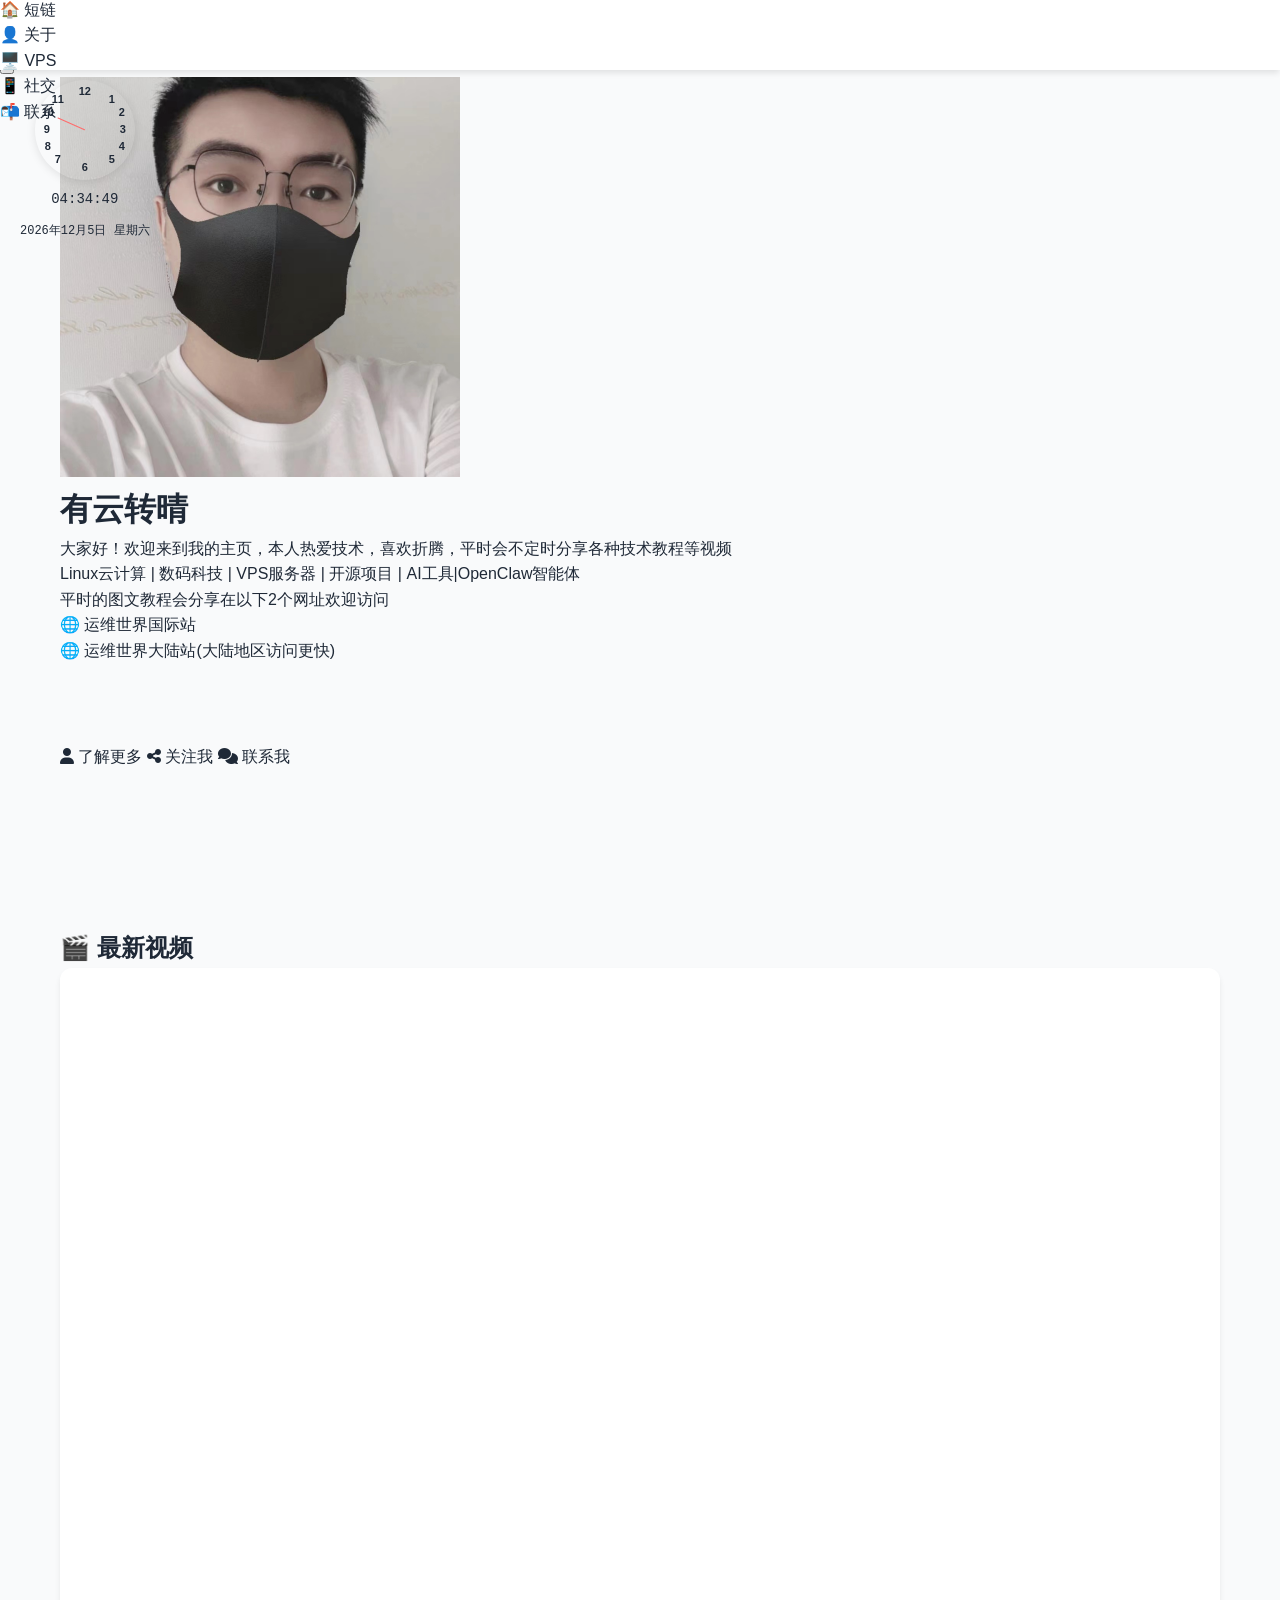
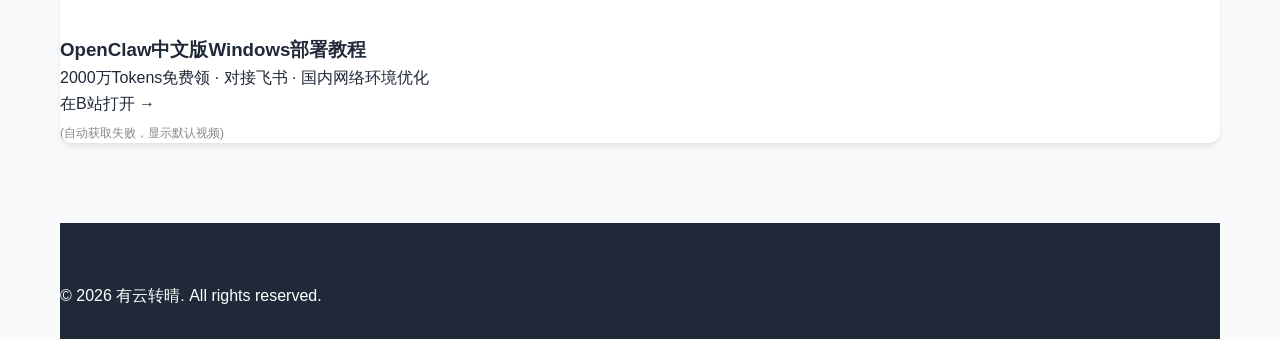
<file: index.html>
<!DOCTYPE html>
<html lang="zh-CN">
<head>
    <meta charset="UTF-8">
    <meta name="viewport" content="width=device-width, initial-scale=1.0">
    <title>有云转晴 - 个人主页</title>
    <link rel="stylesheet" href="css/style.css">
    <style>
        /* 亮色主题 */
        body.light-mode {
            --bg-color: #f5f5f7;
            --card-bg: #ffffff;
            --text-primary: #1d1d1f;
            --text-secondary: #6e6e73;
        }
        
        .light-mode .name {
            background: linear-gradient(135deg, #007aff, #5856d6);
            -webkit-background-clip: text;
            -webkit-text-fill-color: transparent;
            background-clip: text;
        }
        
        .light-mode body::before {
            background: 
                radial-gradient(ellipse at 20% 20%, rgba(0, 122, 255, 0.1) 0%, transparent 50%),
                radial-gradient(ellipse at 80% 80%, rgba(88, 86, 214, 0.08) 0%, transparent 50%);
        }
        
        .light-mode .intro,
        .light-mode .contact,
        .light-mode .hero-card {
            border-color: rgba(0, 0, 0, 0.08);
            background: #fff;
        }
        
        .light-mode .intro-content,
        .light-mode .hero-card-content {
            background: rgba(0, 0, 0, 0.03);
        }
        
        .light-mode .social-card {
            border-color: rgba(0, 0, 0, 0.08);
            background: #fff;
        }
        
        .light-mode .footer {
            color: #86868b;
        }
        
        .light-mode .navbar {
            background: rgba(255, 255, 255, 0.9);
            border-bottom: 1px solid rgba(0, 0, 0, 0.08);
        }
        
        /* 当前时间显示 - 左边时钟样式 */
        .current-time {
            position: fixed;
            top: 80px;
            left: 20px;
            z-index: 100;
        }
        
        .clock-container {
            display: flex;
            flex-direction: column;
            align-items: center;
            gap: 8px;
        }
        
        .clock {
            width: 100px;
            height: 100px;
            border-radius: 50%;
            border: 2px solid var(--text-secondary);
            position: relative;
            background: var(--card-bg);
            box-shadow: 0 2px 10px rgba(0,0,0,0.1);
        }
        
        .clock-center {
            position: absolute;
            width: 6px;
            height: 6px;
            background: var(--text-primary);
            border-radius: 50%;
            top: 50%;
            left: 50%;
            transform: translate(-50%, -50%);
            z-index: 3;
        }
        
        .clock-hand {
            position: absolute;
            bottom: 50%;
            left: 50%;
            transform-origin: bottom center;
            background: var(--text-primary);
            border-radius: 2px;
        }
        
        .hour-hand {
            width: 3px;
            height: 20px;
            transform: translateX(-50%);
        }
        
        .minute-hand {
            width: 2px;
            height: 28px;
            transform: translateX(-50%);
        }
        
        .second-hand {
            width: 1px;
            height: 30px;
            background: #ff6b6b;
            transform: translateX(-50%);
        }
        
        .clock-number {
            position: absolute;
            font-size: 11px;
            font-weight: bold;
            color: var(--text-secondary);
            width: 16px;
            height: 16px;
            display: flex;
            align-items: center;
            justify-content: center;
        }
        
        .clock-digital {
            font-size: 14px;
            color: var(--text-secondary);
            font-family: 'SF Mono', Monaco, 'Courier New', monospace;
        }
        
        .clock-date {
            font-size: 12px;
            color: var(--text-secondary);
            font-family: 'SF Mono', Monaco, 'Courier New', monospace;
            margin-top: 4px;
        }
    </style>
    <link rel="stylesheet" href="https://cdnjs.cloudflare.com/ajax/libs/font-awesome/6.4.0/css/all.min.css">
    <script defer src="https://umami.ywsj.eu.org/script.js" data-website-id="005606f0-3ce3-4b86-9b1e-57bd61a40b80"></script>
</head>
<body>
    <!-- 滚动公告 -->
    <div class="announcement">
        <span class="announcement-label">📢 公告：</span>
        <div class="announcement-content">
            <span>欢迎访问我的个人主页！VPS推荐页面已上线，RackNerd新年优惠低至$11.29/年！</span>
        </div>
    </div>

    <!-- 导航栏 -->
    <nav class="navbar">
        <div class="nav-container">
            <a href="index.html" class="nav-logo">有云转晴</a>
            <ul class="nav-menu">
                <li><a href="index.html" class="nav-link active">🏠 主页</a></li>
                <li><a href="https://yyzq.gq" target="_blank" class="nav-link">🏠 短链</a></li>
                <li><a href="about.html" class="nav-link">👤 关于</a></li>
                <li><a href="vps.html" class="nav-link">🖥️ VPS</a></li>
                <li><a href="social.html" class="nav-link">📱 社交</a></li>
                <li><a href="contact.html" class="nav-link">📬 联系</a></li>
            </ul>
        </div>
    </nav>

    <!-- 主题切换按钮 -->
    <button class="theme-toggle" id="themeToggle" title="切换明暗主题">
        <i class="fa-solid fa-moon"></i>
    </button>
    
    <div class="container">
        <!-- 头部区域 -->
        <header class="header">
            <div class="current-time">
            <div class="clock-container">
                <div class="clock">
                    <div class="clock-center"></div>
                    <div class="clock-hand hour-hand" id="hourHand"></div>
                    <div class="clock-hand minute-hand" id="minuteHand"></div>
                    <div class="clock-hand second-hand" id="secondHand"></div>
                    <div class="clock-number" style="top:4px;left:50%;transform:translateX(-50%);">12</div>
                    <div class="clock-number" style="top:12%;right:15%;">1</div>
                    <div class="clock-number" style="top:25%;right:5%;">2</div>
                    <div class="clock-number" style="top:50%;right:4px;transform:translateY(-50%);">3</div>
                    <div class="clock-number" style="bottom:25%;right:5%;">4</div>
                    <div class="clock-number" style="bottom:12%;right:15%;">5</div>
                    <div class="clock-number" style="bottom:4px;left:50%;transform:translateX(-50%);">6</div>
                    <div class="clock-number" style="bottom:12%;left:15%;">7</div>
                    <div class="clock-number" style="bottom:25%;left:5%;">8</div>
                    <div class="clock-number" style="top:50%;left:4px;transform:translateY(-50%);">9</div>
                    <div class="clock-number" style="top:25%;left:5%;">10</div>
                    <div class="clock-number" style="top:12%;left:15%;">11</div>
                </div>
                <div class="clock-digital" id="digitalTime"></div>
                <div class="clock-date" id="clockDate"></div>
            </div>
        </div>
            <div class="avatar">
                <img src="images/avatar.png" alt="头像" id="avatar-img">
            </div>
            <h1 class="name">有云转晴</h1>
            <p class="bio">大家好！欢迎来到我的主页，本人热爱技术，喜欢折腾，平时会不定时分享各种技术教程等视频</p>
            <p class="desc">Linux云计算 | 数码科技 | VPS服务器 | 开源项目 | AI工具|OpenClaw智能体</p>
            <p class="desc">平时的图文教程会分享在以下2个网址欢迎访问</p>
            <p class="website"><a href="https://www.ywsj365.com" target="_blank">🌐 运维世界国际站</a></p>
            <p class="website"><a href="https://www.ywsj365.cn" target="_blank">🌐 运维世界大陆站(大陆地区访问更快)</a></p>
            <script defer src="https://umami.ywsj.eu.org/script.js" data-website-id="005606f0-3ce3-4b86-9b1e-57bd61a40b80"></script>
        </header>

        <!-- 快速导航卡片 -->
        <section class="quick-links">
            <a href="about.html" class="quick-card">
                <i class="fa-solid fa-user"></i>
                <span>了解更多</span>
            </a>
            <a href="social.html" class="quick-card">
                <i class="fa-solid fa-share-nodes"></i>
                <span>关注我</span>
            </a>
            <a href="contact.html" class="quick-card">
                <i class="fa-solid fa-comments"></i>
                <span>联系我</span>
            </a>
        </section>

        <!-- 最新视频预览 -->
        <section class="latest-video">
            <h2>🎬 最新视频</h2>
            <div id="video-container">
                <div class="video-card loading">
                    <p>正在加载最新视频...</p>
                </div>
            </div>
        </section>

        <!-- 页脚 -->
        <footer class="footer">
            <p>© 2026 有云转晴. All rights reserved.</p>
        </footer>
    </div>

    <script>
        // 更新时间显示 - 时钟样式
        function updateTime() {
            const now = new Date();
            // 转换为北京时间 (UTC+8)
            const beijingTime = new Date(now.getTime() + (8 * 60 + now.getTimezoneOffset()) * 60000);
            
            const hours = beijingTime.getHours();
            const minutes = beijingTime.getMinutes();
            const seconds = beijingTime.getSeconds();
            
            // 数字时间
            const digitalStr = `${String(hours).padStart(2,'0')}:${String(minutes).padStart(2,'0')}:${String(seconds).padStart(2,'0')}`;
            document.getElementById('digitalTime').textContent = digitalStr;
            
            // 日期
            const year = beijingTime.getFullYear();
            const month = beijingTime.getMonth() + 1;
            const day = beijingTime.getDate();
            const weekDays = ['星期日', '星期一', '星期二', '星期三', '星期四', '星期五', '星期六'];
            const weekDay = weekDays[beijingTime.getDay()];
            const dateStr = `${year}年${month}月${day}日 ${weekDay}`;
            document.getElementById('clockDate').textContent = dateStr;
            
            // 指针角度
            const hourDeg = (hours % 12) * 30 + minutes * 0.5;
            const minuteDeg = minutes * 6;
            const secondDeg = seconds * 6;
            
            document.getElementById('hourHand').style.transform = `translateX(-50%) rotate(${hourDeg}deg)`;
            document.getElementById('minuteHand').style.transform = `translateX(-50%) rotate(${minuteDeg}deg)`;
            document.getElementById('secondHand').style.transform = `translateX(-50%) rotate(${secondDeg}deg)`;
        }
        
        updateTime();
        setInterval(updateTime, 1000);
        
        const themeToggle = document.getElementById('themeToggle');
        const body = document.body;
        
        function detectSystemTheme() {
            return window.matchMedia('(prefers-color-scheme: light)').matches ? 'light' : 'dark';
        }
        
        function isDayTime() {
            const hour = new Date().getHours();
            return hour >= 6 && hour < 18;
        }
        
        function initTheme() {
            const savedTheme = localStorage.getItem('theme');
            if (savedTheme) {
                setTheme(savedTheme);
            } else {
                setTheme(isDayTime() ? 'light' : 'dark');
            }
        }
        
        function setTheme(theme) {
            if (theme === 'light') {
                body.classList.add('light-mode');
                themeToggle.innerHTML = '<i class="fa-solid fa-sun"></i>';
            } else {
                body.classList.remove('light-mode');
                themeToggle.innerHTML = '<i class="fa-solid fa-moon"></i>';
            }
            localStorage.setItem('theme', theme);
        }
        
        themeToggle.addEventListener('click', () => {
            const currentTheme = body.classList.contains('light-mode') ? 'light' : 'dark';
            setTheme(currentTheme === 'light' ? 'dark' : 'light');
        });
        
        initTheme();
        
        // 自动获取B站最新视频
        const UID = '519573454';
        
        async function fetchLatestVideo() {
            try {
                // 使用代理服务解决CORS问题
                const proxyUrl = 'https://api.allorigins.win/raw?url=';
                const apiUrl = encodeURIComponent(`https://api.bilibili.com/x/space/arc/search?mid=${UID}&ps=1&pn=1`);
                
                const response = await fetch(proxyUrl + apiUrl);
                const data = await response.json();
                
                if (data.data && data.data.list && data.data.list.vlist && data.data.list.vlist.length > 0) {
                    const video = data.data.list.vlist[0];
                    const videoContainer = document.getElementById('video-container');
                    
                    videoContainer.innerHTML = `
                        <div class="video-card">
                            <div style="position:relative;padding-bottom:56.25%;height:0;overflow:hidden;border-radius:12px;margin-bottom:15px;">
                                <iframe src="https://player.bilibili.com/player.html?bvid=${video.bvid}&page=1&high_quality=1" 
                                    scrolling="no" border="0" frameborder="no" framespacing="0" allowfullscreen="true"
                                    style="position:absolute;top:0;left:0;width:100%;height:100%;">
                                </iframe>
                            </div>
                            <h3>${video.title}</h3>
                            <p>📺 ${(video.play / 10000).toFixed(1)}万播放 · 💬 ${video.video_review}弹幕 · 👍 ${video.like}</p>
                            <a href="https://www.bilibili.com/video/${video.bvid}" target="_blank" class="video-link">在B站打开 →</a>
                        </div>
                    `;
                } else {
                    showDefaultVideo();
                }
            } catch (error) {
                console.error('获取视频失败:', error);
                showDefaultVideo();
            }
        }
        
        function showDefaultVideo() {
            document.getElementById('video-container').innerHTML = `
                <div class="video-card">
                    <div style="position:relative;padding-bottom:56.25%;height:0;overflow:hidden;border-radius:12px;margin-bottom:15px;">
                        <iframe src="https://player.bilibili.com/player.html?bvid=BV1r8PjzrE1Y&page=1&high_quality=1" 
                            scrolling="no" border="0" frameborder="no" framespacing="0" allowfullscreen="true"
                            style="position:absolute;top:0;left:0;width:100%;height:100%;">
                        </iframe>
                    </div>
                    <h3>OpenClaw中文版Windows部署教程</h3>
                    <p>2000万Tokens免费领 · 对接飞书 · 国内网络环境优化</p>
                    <a href="https://www.bilibili.com/video/BV1r8PjzrE1Y" target="_blank" class="video-link">在B站打开 →</a>
                    <p style="font-size:12px;color:#888;margin-top:8px;">(自动获取失败，显示默认视频)</p>
                </div>
            `;
        }
        
        // 页面加载完成后获取视频
        fetchLatestVideo();
    </script>
</body>
</html>
</file>
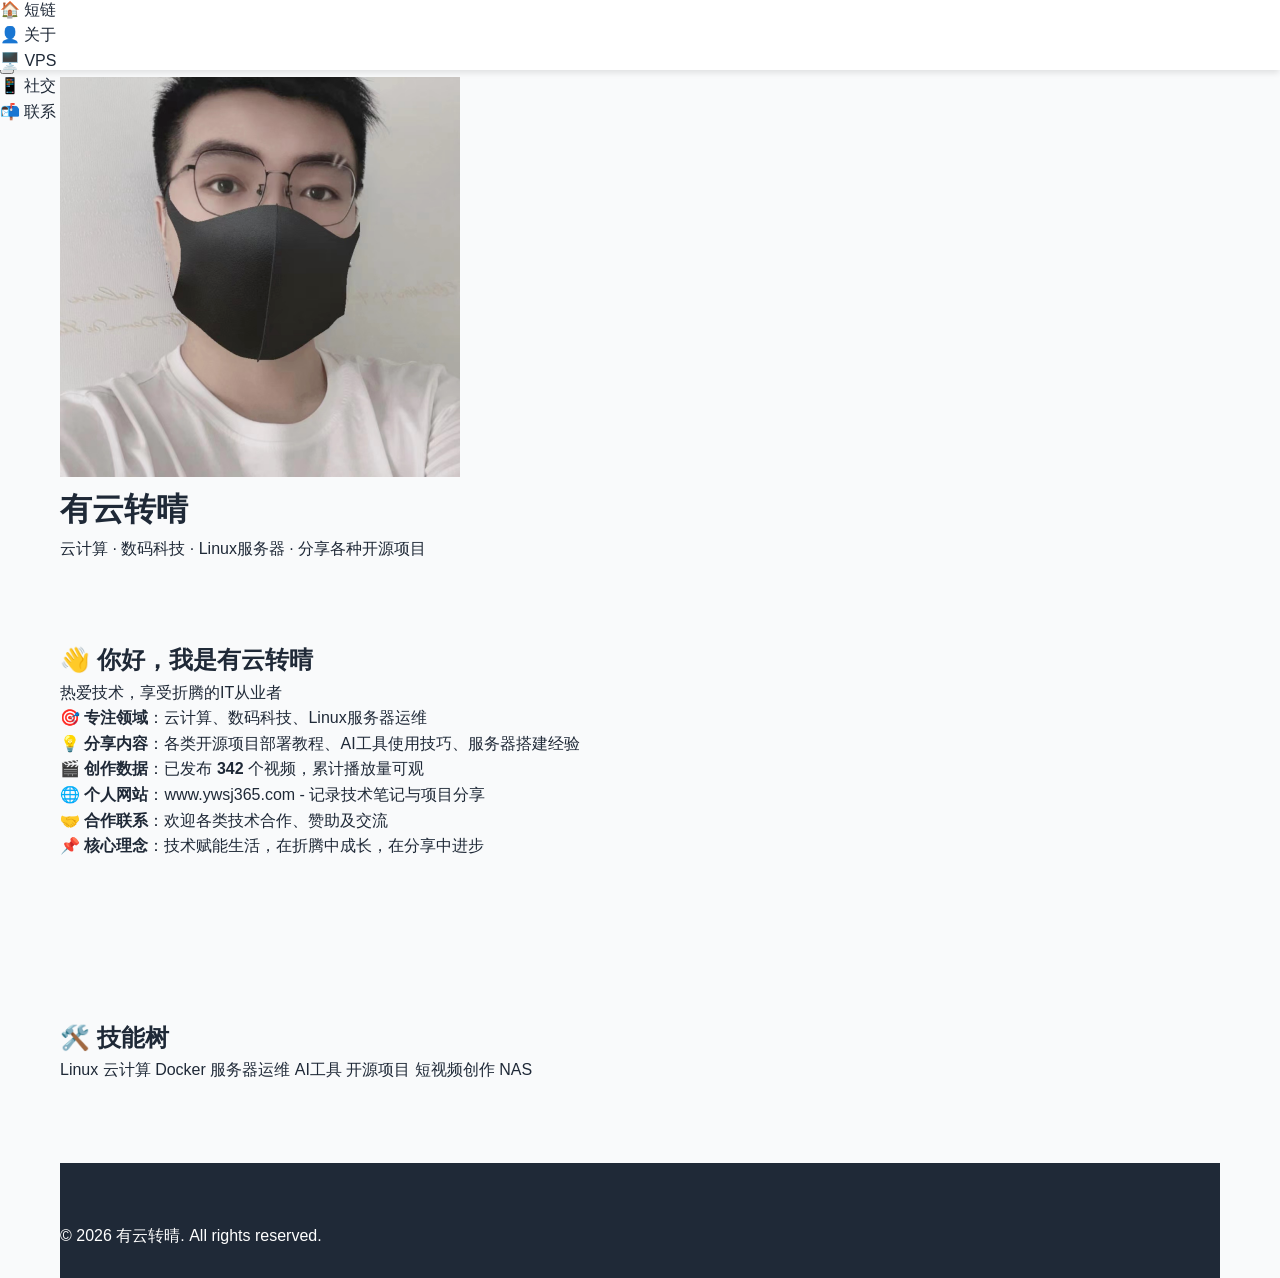
<file: about.html>
<!DOCTYPE html>
<html lang="zh-CN">
<head>
    <meta charset="UTF-8">
    <meta name="viewport" content="width=device-width, initial-scale=1.0">
    <title>关于 - 有云转晴</title>
    <link rel="stylesheet" href="css/style.css">
    <style>
        body.light-mode {
            --bg-color: #f5f5f7;
            --card-bg: #ffffff;
            --text-primary: #1d1d1f;
            --text-secondary: #6e6e73;
        }
        
        .light-mode .name {
            background: linear-gradient(135deg, #007aff, #5856d6);
            -webkit-background-clip: text;
            -webkit-text-fill-color: transparent;
            background-clip: text;
        }
        
        .light-mode body::before {
            background: 
                radial-gradient(ellipse at 20% 20%, rgba(0, 122, 255, 0.1) 0%, transparent 50%),
                radial-gradient(ellipse at 80% 80%, rgba(88, 86, 214, 0.08) 0%, transparent 50%);
        }
        
        .light-mode .intro,
        .light-mode .contact,
        .light-mode .hero-card {
            border-color: rgba(0, 0, 0, 0.08);
            background: #fff;
        }
        
        .light-mode .intro-content,
        .light-mode .hero-card-content {
            background: rgba(0, 0, 0, 0.03);
        }
        
        .light-mode .social-card {
            border-color: rgba(0, 0, 0, 0.08);
            background: #fff;
        }
        
        .light-mode .footer {
            color: #86868b;
        }
        
        .light-mode .navbar {
            background: rgba(255, 255, 255, 0.9);
            border-bottom: 1px solid rgba(0, 0, 0, 0.08);
        }
    </style>
    <link rel="stylesheet" href="https://cdnjs.cloudflare.com/ajax/libs/font-awesome/6.4.0/css/all.min.css">
    <script defer src="https://umami.ywsj.eu.org/script.js" data-website-id="005606f0-3ce3-4b86-9b1e-57bd61a40b80"></script>
</head>
<body>
    <!-- 滚动公告 -->
    <div class="announcement">
        <span class="announcement-label">📢 公告：</span>
        <div class="announcement-content">
            <span>欢迎访问我的个人主页！VPS推荐页面已上线，RackNerd新年优惠低至$11.29/年！</span>
        </div>
    </div>

    <!-- 导航栏 -->
    <nav class="navbar">
        <div class="nav-container">
            <a href="index.html" class="nav-logo">有云转晴</a>
            <ul class="nav-menu">
                <li><a href="index.html" class="nav-link">🏠 主页</a></li>
                <li><a href="https://yyzq.gq" target="_blank" class="nav-link">🏠 短链</a></li>
                <li><a href="about.html" class="nav-link active">👤 关于</a></li>
                <li><a href="vps.html" class="nav-link">🖥️ VPS</a></li>
                <li><a href="social.html" class="nav-link">📱 社交</a></li>
                <li><a href="contact.html" class="nav-link">📬 联系</a></li>
            </ul>
        </div>
    </nav>

    <!-- 主题切换按钮 -->
    <button class="theme-toggle" id="themeToggle" title="切换明暗主题">
        <i class="fa-solid fa-moon"></i>
    </button>
    
    <div class="container">
        <header class="header">
            <div class="avatar">
                <img src="images/avatar.png" alt="头像" id="avatar-img">
            </div>
            <h1 class="name">有云转晴</h1>
            <p class="bio">云计算 · 数码科技 · Linux服务器 · 分享各种开源项目</p>
        </header>

        <!-- 个人介绍 -->
        <section class="intro">
            <h2>👋 你好，我是有云转晴</h2>
            <p>热爱技术，享受折腾的IT从业者</p>
            <div class="intro-content">
                <p>🎯 <strong>专注领域</strong>：云计算、数码科技、Linux服务器运维</p>
                <p>💡 <strong>分享内容</strong>：各类开源项目部署教程、AI工具使用技巧、服务器搭建经验</p>
                <p>🎬 <strong>创作数据</strong>：已发布 <strong>342</strong> 个视频，累计播放量可观</p>
                <p>🌐 <strong>个人网站</strong>：<a href="https://www.ywsj365.com" target="_blank">www.ywsj365.com</a> - 记录技术笔记与项目分享</p>
                <p>🤝 <strong>合作联系</strong>：欢迎各类技术合作、赞助及交流</p>
                <p>📌 <strong>核心理念</strong>：技术赋能生活，在折腾中成长，在分享中进步</p>
            </div>
        </section>

        <!-- 技能标签 -->
        <section class="skills">
            <h2>🛠️ 技能树</h2>
            <div class="skill-tags">
                <span class="skill-tag">Linux</span>
                <span class="skill-tag">云计算</span>
                <span class="skill-tag">Docker</span>
                <span class="skill-tag">服务器运维</span>
                <span class="skill-tag">AI工具</span>
                <span class="skill-tag">开源项目</span>
                <span class="skill-tag">短视频创作</span>
                <span class="skill-tag"> NAS</span>
            </div>
        </section>

        <footer class="footer">
            <p>© 2026 有云转晴. All rights reserved.</p>
        </footer>
    </div>

    <script>
        const themeToggle = document.getElementById('themeToggle');
        const body = document.body;
        
        function initTheme() {
            const savedTheme = localStorage.getItem('theme');
            const hour = new Date().getHours();
            const isDay = hour >= 6 && hour < 18;
            
            if (savedTheme) {
                setTheme(savedTheme);
            } else {
                setTheme(isDay ? 'light' : 'dark');
            }
        }
        
        function setTheme(theme) {
            if (theme === 'light') {
                body.classList.add('light-mode');
                themeToggle.innerHTML = '<i class="fa-solid fa-sun"></i>';
            } else {
                body.classList.remove('light-mode');
                themeToggle.innerHTML = '<i class="fa-solid fa-moon"></i>';
            }
            localStorage.setItem('theme', theme);
        }
        
        themeToggle.addEventListener('click', () => {
            const currentTheme = body.classList.contains('light-mode') ? 'light' : 'dark';
            setTheme(currentTheme === 'light' ? 'dark' : 'light');
        });
        
        initTheme();
    </script>
</body>
</html>
</file>
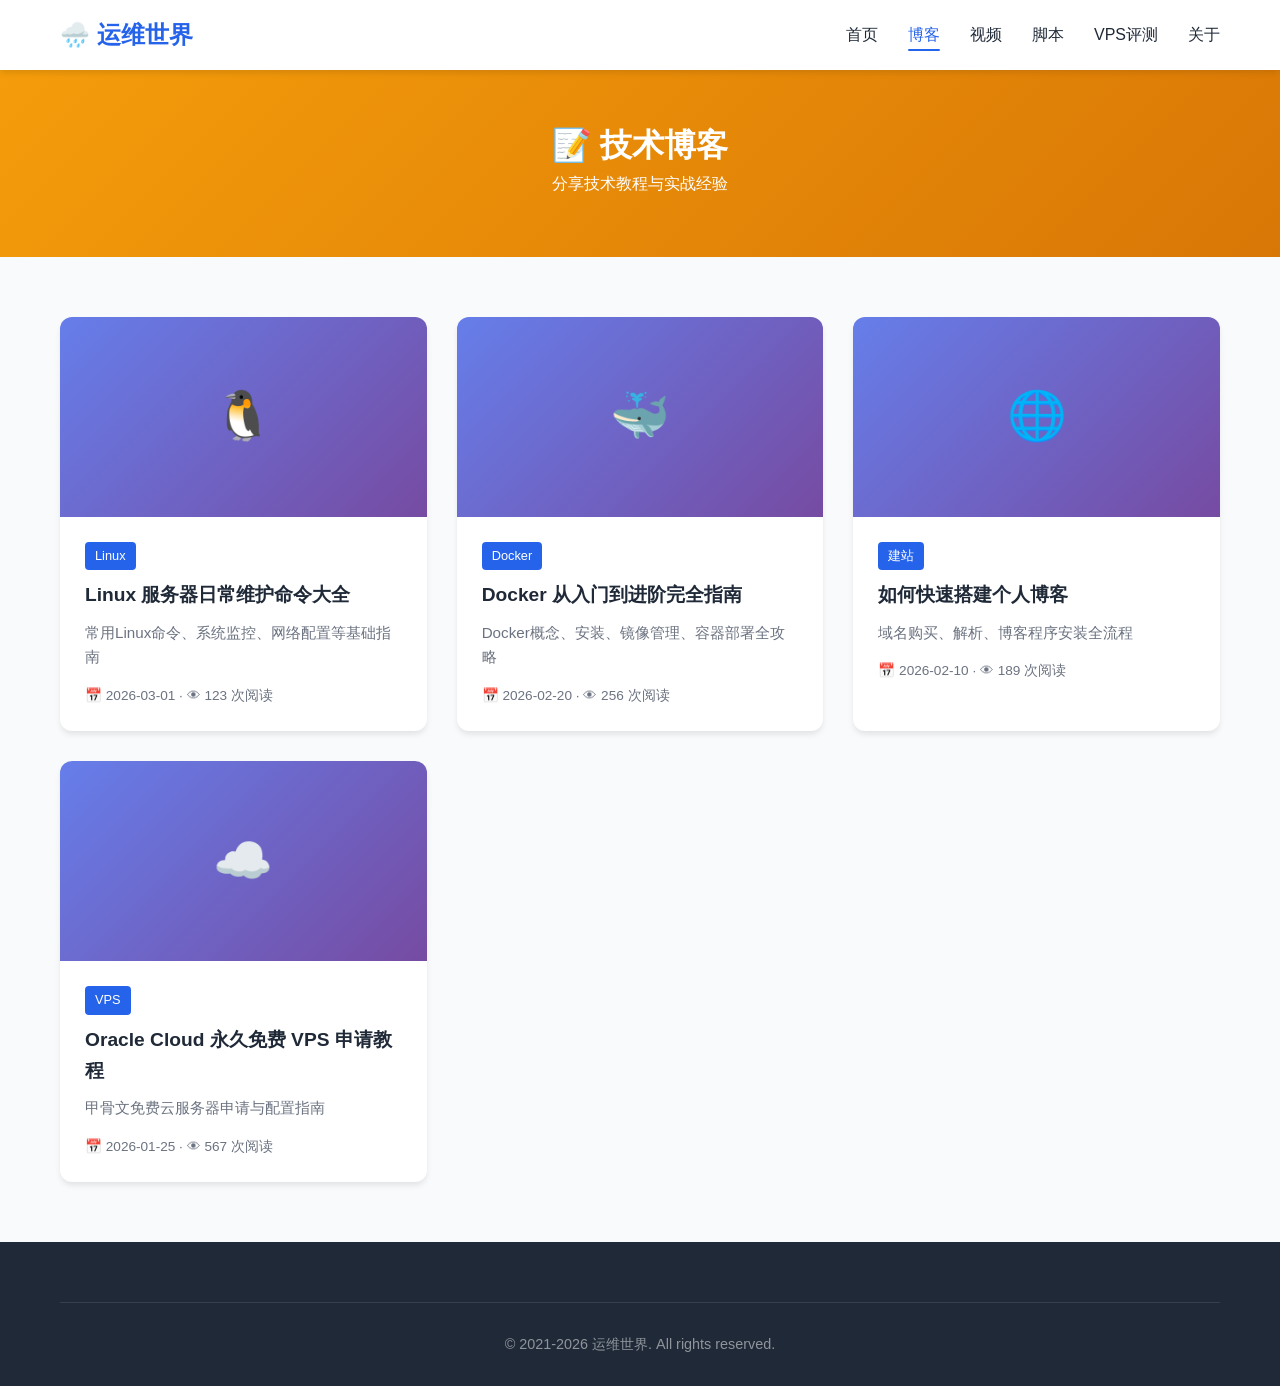
<file: blog.html>
<!DOCTYPE html>
<html lang="zh-CN">
<head>
    <meta charset="UTF-8">
    <meta name="viewport" content="width=device-width, initial-scale=1.0">
    <title>博客 - 运维世界</title>
    <link rel="stylesheet" href="css/style.css">
    <link rel="stylesheet" href="https://cdnjs.cloudflare.com/ajax/libs/font-awesome/6.5.1/css/all.min.css">
    <style>
        .page-header { padding: 120px 0 60px; background: linear-gradient(135deg, #f59e0b 0%, #d97706 100%); color: white; text-align: center; }
        .blog-grid { display: grid; grid-template-columns: repeat(auto-fit, minmax(320px, 1fr)); gap: 30px; padding: 60px 0; }
        .blog-card { background: var(--bg-white); border-radius: var(--radius); overflow: hidden; box-shadow: var(--shadow); transition: var(--transition); }
        .blog-card:hover { transform: translateY(-5px); box-shadow: var(--shadow-lg); }
        .blog-thumb { height: 200px; background: linear-gradient(135deg, #667eea 0%, #764ba2 100%); display: flex; align-items: center; justify-content: center; color: white; font-size: 3rem; }
        .blog-content { padding: 25px; }
        .blog-content h3 { font-size: 1.2rem; margin-bottom: 10px; }
        .blog-content p { color: var(--text-light); margin-bottom: 15px; font-size: 0.95rem; }
        .blog-meta { color: var(--text-light); font-size: 0.85rem; }
        .cat-tag { display: inline-block; background: var(--primary-color); color: white; padding: 4px 10px; border-radius: 4px; font-size: 0.8rem; margin-bottom: 10px; }
    </style>
</head>
<body>
    <nav class="navbar">
        <div class="container">
            <a href="index.html" class="logo">🌧️ 运维世界</a>
            <ul class="nav-links">
                <li><a href="index.html">首页</a></li>
                <li><a href="blog.html" class="active">博客</a></li>
                <li><a href="videos.html">视频</a></li>
                <li><a href="scripts.html">脚本</a></li>
                <li><a href="reviews.html">VPS评测</a></li>
                <li><a href="about.html">关于</a></li>
            </ul>
        </div>
    </nav>

    <header class="page-header">
        <div class="container">
            <h1>📝 技术博客</h1>
            <p>分享技术教程与实战经验</p>
        </div>
    </header>

    <div class="container">
        <div class="blog-grid">
            <article class="blog-card">
                <div class="blog-thumb">🐧</div>
                <div class="blog-content">
                    <span class="cat-tag">Linux</span>
                    <h3>Linux 服务器日常维护命令大全</h3>
                    <p>常用Linux命令、系统监控、网络配置等基础指南</p>
                    <div class="blog-meta">📅 2026-03-01 · 👁 123 次阅读</div>
                </div>
            </article>

            <article class="blog-card">
                <div class="blog-thumb">🐳</div>
                <div class="blog-content">
                    <span class="cat-tag">Docker</span>
                    <h3>Docker 从入门到进阶完全指南</h3>
                    <p>Docker概念、安装、镜像管理、容器部署全攻略</p>
                    <div class="blog-meta">📅 2026-02-20 · 👁 256 次阅读</div>
                </div>
            </article>

            <article class="blog-card">
                <div class="blog-thumb">🌐</div>
                <div class="blog-content">
                    <span class="cat-tag">建站</span>
                    <h3>如何快速搭建个人博客</h3>
                    <p>域名购买、解析、博客程序安装全流程</p>
                    <div class="blog-meta">📅 2026-02-10 · 👁 189 次阅读</div>
                </div>
            </article>

            <article class="blog-card">
                <div class="blog-thumb">☁️</div>
                <div class="blog-content">
                    <span class="cat-tag">VPS</span>
                    <h3>Oracle Cloud 永久免费 VPS 申请教程</h3>
                    <p>甲骨文免费云服务器申请与配置指南</p>
                    <div class="blog-meta">📅 2026-01-25 · 👁 567 次阅读</div>
                </div>
            </article>
        </div>
    </div>

    <footer>
        <div class="container">
            <div class="footer-bottom">
                <p>© 2021-2026 运维世界. All rights reserved.</p>
            </div>
        </div>
    </footer>
    <script src="js/main.js"></script>
</body>
</html>
</file>
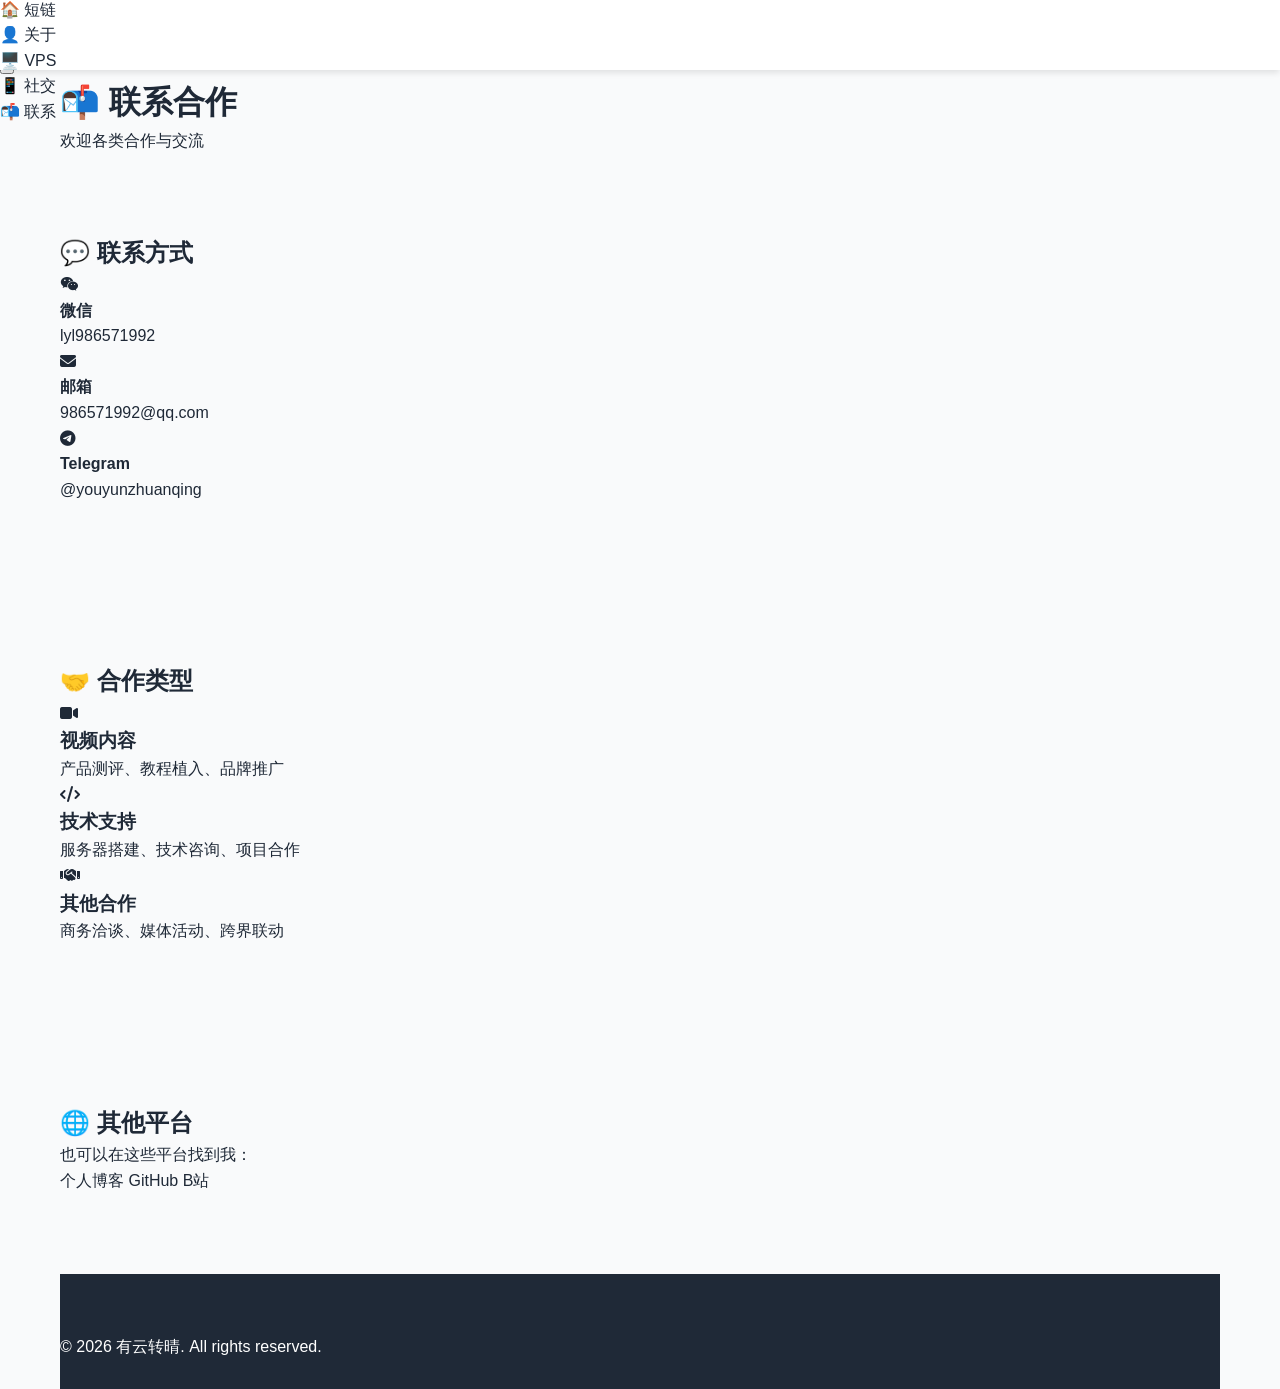
<file: contact.html>
<!DOCTYPE html>
<html lang="zh-CN">
<head>
    <meta charset="UTF-8">
    <meta name="viewport" content="width=device-width, initial-scale=1.0">
    <title>联系 - 有云转晴</title>
    <link rel="stylesheet" href="css/style.css">
    <style>
        body.light-mode {
            --bg-color: #f5f5f7;
            --card-bg: #ffffff;
            --text-primary: #1d1d1f;
            --text-secondary: #6e6e73;
        }
        
        .light-mode .name {
            background: linear-gradient(135deg, #007aff, #5856d6);
            -webkit-background-clip: text;
            -webkit-text-fill-color: transparent;
            background-clip: text;
        }
        
        .light-mode body::before {
            background: 
                radial-gradient(ellipse at 20% 20%, rgba(0, 122, 255, 0.1) 0%, transparent 50%),
                radial-gradient(ellipse at 80% 80%, rgba(88, 86, 214, 0.08) 0%, transparent 50%);
        }
        
        .light-mode .intro,
        .light-mode .contact,
        .light-mode .hero-card {
            border-color: rgba(0, 0, 0, 0.08);
            background: #fff;
        }
        
        .light-mode .intro-content,
        .light-mode .hero-card-content {
            background: rgba(0, 0, 0, 0.03);
        }
        
        .light-mode .social-card {
            border-color: rgba(0, 0, 0, 0.08);
            background: #fff;
        }
        
        .light-mode .footer {
            color: #86868b;
        }
        
        .light-mode .navbar {
            background: rgba(255, 255, 255, 0.9);
            border-bottom: 1px solid rgba(0, 0, 0, 0.08);
        }
    </style>
    <link rel="stylesheet" href="https://cdnjs.cloudflare.com/ajax/libs/font-awesome/6.4.0/css/all.min.css">
    <script defer src="https://umami.ywsj.eu.org/script.js" data-website-id="005606f0-3ce3-4b86-9b1e-57bd61a40b80"></script>
</head>
<body>
    <!-- 滚动公告 -->
    <div class="announcement">
        <span class="announcement-label">📢 公告：</span>
        <div class="announcement-content">
            <span>欢迎访问我的个人主页！VPS推荐页面已上线，RackNerd新年优惠低至$11.29/年！</span>
        </div>
    </div>

    <!-- 导航栏 -->
    <nav class="navbar">
        <div class="nav-container">
            <a href="index.html" class="nav-logo">有云转晴</a>
            <ul class="nav-menu">
                <li><a href="index.html" class="nav-link">🏠 主页</a></li>
                <li><a href="https://yyzq.gq" target="_blank" class="nav-link">🏠 短链</a></li>
                <li><a href="about.html" class="nav-link">👤 关于</a></li>
                <li><a href="vps.html" class="nav-link">🖥️ VPS</a></li>
                <li><a href="social.html" class="nav-link">📱 社交</a></li>
                <li><a href="contact.html" class="nav-link active">📬 联系</a></li>
            </ul>
        </div>
    </nav>

    <!-- 主题切换按钮 -->
    <button class="theme-toggle" id="themeToggle" title="切换明暗主题">
        <i class="fa-solid fa-moon"></i>
    </button>
    
    <div class="container">
        <header class="header-small">
            <h1>📬 联系合作</h1>
            <p>欢迎各类合作与交流</p>
        </header>

        <!-- 联系方式 -->
        <section class="contact">
            <h2>💬 联系方式</h2>
            <div class="contact-item">
                <i class="fa-brands fa-weixin"></i>
                <div>
                    <strong>微信</strong>
                    <p>lyl986571992</p>
                </div>
            </div>
            
            <div class="contact-item">
                <i class="fa-solid fa-envelope"></i>
                <div>
                    <strong>邮箱</strong>
                    <p>986571992@qq.com</p>
                </div>
            </div>
            
            <div class="contact-item">
                <i class="fa-brands fa-telegram"></i>
                <div>
                    <strong>Telegram</strong>
                    <p><a href="https://t.me/youyunzhuanqing">@youyunzhuanqing</a></p>
                </div>
            </div>
        </section>

        <!-- 合作类型 -->
        <section class="cooperation">
            <h2>🤝 合作类型</h2>
            <div class="coop-cards">
                <div class="coop-card">
                    <i class="fa-solid fa-video"></i>
                    <h3>视频内容</h3>
                    <p>产品测评、教程植入、品牌推广</p>
                </div>
                
                <div class="coop-card">
                    <i class="fa-solid fa-code"></i>
                    <h3>技术支持</h3>
                    <p>服务器搭建、技术咨询、项目合作</p>
                </div>
                
                <div class="coop-card">
                    <i class="fa-solid fa-handshake"></i>
                    <h3>其他合作</h3>
                    <p>商务洽谈、媒体活动、跨界联动</p>
                </div>
            </div>
        </section>

        <!-- 其他平台 -->
        <section class="other-platforms">
            <h2>🌐 其他平台</h2>
            <p>也可以在这些平台找到我：</p>
            <div class="platform-links">
                <a href="https://www.ywsj365.com" target="_blank">个人博客</a>
                <a href="https://github.com/yyzq-cf" target="_blank">GitHub</a>
                <a href="https://space.bilibili.com/519573454" target="_blank">B站</a>
            </div>
        </section>

        <footer class="footer">
            <p>© 2026 有云转晴. All rights reserved.</p>
        </footer>
    </div>

    <script>
        const themeToggle = document.getElementById('themeToggle');
        const body = document.body;
        
        function initTheme() {
            const savedTheme = localStorage.getItem('theme');
            const hour = new Date().getHours();
            const isDay = hour >= 6 && hour < 18;
            
            if (savedTheme) {
                setTheme(savedTheme);
            } else {
                setTheme(isDay ? 'light' : 'dark');
            }
        }
        
        function setTheme(theme) {
            if (theme === 'light') {
                body.classList.add('light-mode');
                themeToggle.innerHTML = '<i class="fa-solid fa-sun"></i>';
            } else {
                body.classList.remove('light-mode');
                themeToggle.innerHTML = '<i class="fa-solid fa-moon"></i>';
            }
            localStorage.setItem('theme', theme);
        }
        
        themeToggle.addEventListener('click', () => {
            const currentTheme = body.classList.contains('light-mode') ? 'light' : 'dark';
            setTheme(currentTheme === 'light' ? 'dark' : 'light');
        });
        
        initTheme();
    </script>
</body>
</html>
</file>
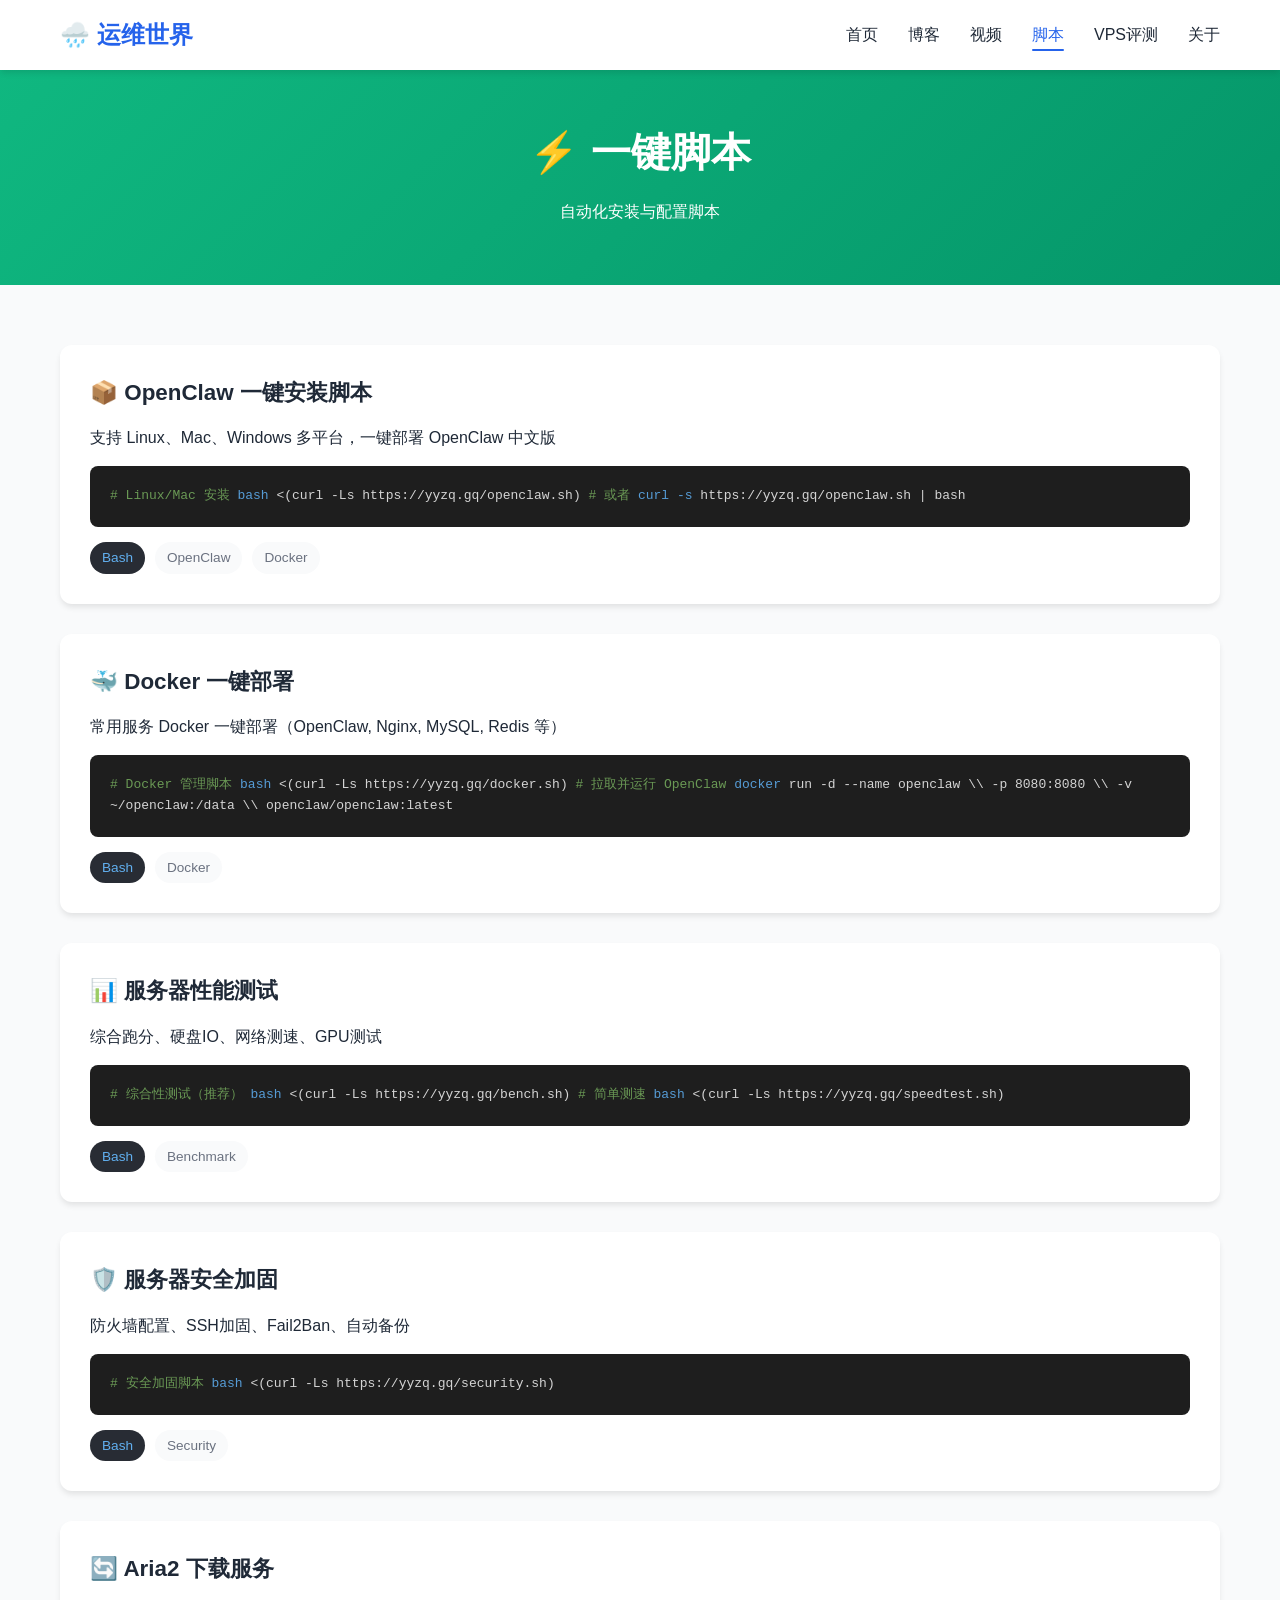
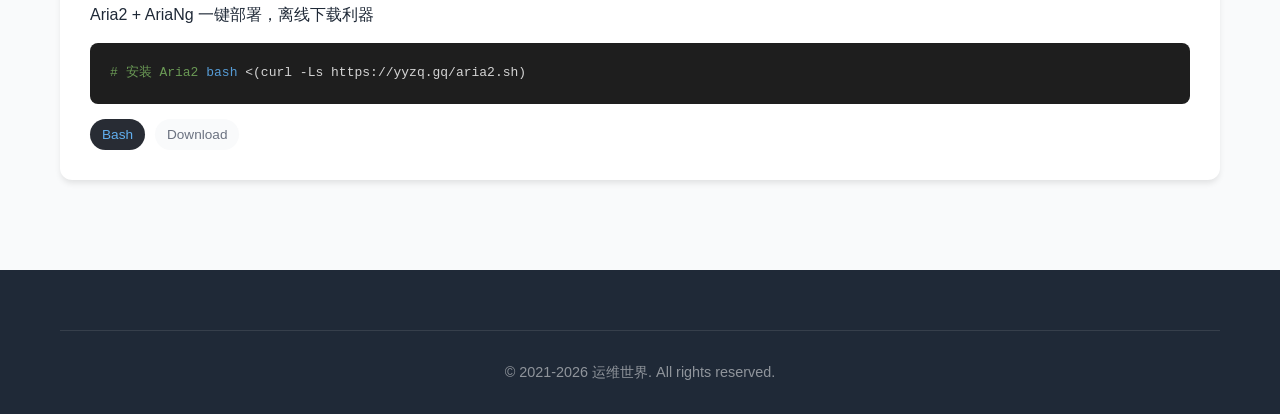
<file: scripts.html>
<!DOCTYPE html>
<html lang="zh-CN">
<head>
    <meta charset="UTF-8">
    <meta name="viewport" content="width=device-width, initial-scale=1.0">
    <title>一键脚本 - 运维世界</title>
    <link rel="stylesheet" href="css/style.css">
    <link rel="stylesheet" href="https://cdnjs.cloudflare.com/ajax/libs/font-awesome/6.5.1/css/all.min.css">
    <style>
        .page-header { padding: 120px 0 60px; background: linear-gradient(135deg, #10b981 0%, #059669 100%); color: white; text-align: center; }
        .page-header h1 { font-size: 2.5rem; margin-bottom: 15px; }
        .script-section { padding: 60px 0; }
        .script-full-card { background: var(--bg-white); border-radius: var(--radius); padding: 30px; margin-bottom: 30px; box-shadow: var(--shadow); }
        .script-full-card h3 { font-size: 1.4rem; margin-bottom: 15px; display: flex; align-items: center; gap: 10px; }
        .script-full-card .script-code { background: #1e1e1e; color: #d4d4d4; padding: 20px; border-radius: 8px; font-family: monospace; overflow-x: auto; margin: 15px 0; }
        .script-full-card .script-code .comment { color: #6a9955; }
        .script-full-card .script-code .cmd { color: #569cd6; }
        .script-tags { display: flex; gap: 10px; flex-wrap: wrap; margin-top: 15px; }
        .tag { background: var(--bg-light); padding: 5px 12px; border-radius: 20px; font-size: 0.85rem; color: var(--text-light); }
        .tag.bash { background: #282c34; color: #61afef; }
    </style>
</head>
<body>
    <nav class="navbar">
        <div class="container">
            <a href="index.html" class="logo">🌧️ 运维世界</a>
            <ul class="nav-links">
                <li><a href="index.html">首页</a></li>
                <li><a href="blog.html">博客</a></li>
                <li><a href="videos.html">视频</a></li>
                <li><a href="scripts.html" class="active">脚本</a></li>
                <li><a href="reviews.html">VPS评测</a></li>
                <li><a href="about.html">关于</a></li>
            </ul>
        </div>
    </nav>

    <header class="page-header">
        <div class="container">
            <h1>⚡ 一键脚本</h1>
            <p>自动化安装与配置脚本</p>
        </div>
    </header>

    <section class="script-section">
        <div class="container">
            <div class="script-full-card">
                <h3>📦 OpenClaw 一键安装脚本</h3>
                <p>支持 Linux、Mac、Windows 多平台，一键部署 OpenClaw 中文版</p>
                <div class="script-code">
<span class="comment"># Linux/Mac 安装</span>
<span class="cmd">bash</span> <(curl -Ls https://yyzq.gq/openclaw.sh)

<span class="comment"># 或者</span>
<span class="cmd">curl -s</span> https://yyzq.gq/openclaw.sh | bash
                </div>
                <div class="script-tags">
                    <span class="tag bash">Bash</span>
                    <span class="tag">OpenClaw</span>
                    <span class="tag">Docker</span>
                </div>
            </div>

            <div class="script-full-card">
                <h3>🐳 Docker 一键部署</h3>
                <p>常用服务 Docker 一键部署（OpenClaw, Nginx, MySQL, Redis 等）</p>
                <div class="script-code">
<span class="comment"># Docker 管理脚本</span>
<span class="cmd">bash</span> <(curl -Ls https://yyzq.gq/docker.sh)

<span class="comment"># 拉取并运行 OpenClaw</span>
<span class="cmd">docker</span> run -d --name openclaw \\
  -p 8080:8080 \\
  -v ~/openclaw:/data \\
  openclaw/openclaw:latest
                </div>
                <div class="script-tags">
                    <span class="tag bash">Bash</span>
                    <span class="tag">Docker</span>
                </div>
            </div>

            <div class="script-full-card">
                <h3>📊 服务器性能测试</h3>
                <p>综合跑分、硬盘IO、网络测速、GPU测试</p>
                <div class="script-code">
<span class="comment"># 综合性测试（推荐）</span>
<span class="cmd">bash</span> <(curl -Ls https://yyzq.gq/bench.sh)

<span class="comment"># 简单测速</span>
<span class="cmd">bash</span> <(curl -Ls https://yyzq.gq/speedtest.sh)
                </div>
                <div class="script-tags">
                    <span class="tag bash">Bash</span>
                    <span class="tag">Benchmark</span>
                </div>
            </div>

            <div class="script-full-card">
                <h3>🛡️ 服务器安全加固</h3>
                <p>防火墙配置、SSH加固、Fail2Ban、自动备份</p>
                <div class="script-code">
<span class="comment"># 安全加固脚本</span>
<span class="cmd">bash</span> <(curl -Ls https://yyzq.gq/security.sh)
                </div>
                <div class="script-tags">
                    <span class="tag bash">Bash</span>
                    <span class="tag">Security</span>
                </div>
            </div>

            <div class="script-full-card">
                <h3>🔄 Aria2 下载服务</h3>
                <p>Aria2 + AriaNg 一键部署，离线下载利器</p>
                <div class="script-code">
<span class="comment"># 安装 Aria2</span>
<span class="cmd">bash</span> <(curl -Ls https://yyzq.gq/aria2.sh)
                </div>
                <div class="script-tags">
                    <span class="tag bash">Bash</span>
                    <span class="tag">Download</span>
                </div>
            </div>
        </div>
    </section>

    <footer>
        <div class="container">
            <div class="footer-bottom">
                <p>© 2021-2026 运维世界. All rights reserved.</p>
            </div>
        </div>
    </footer>
    <script src="js/main.js"></script>
</body>
</html>
</file>
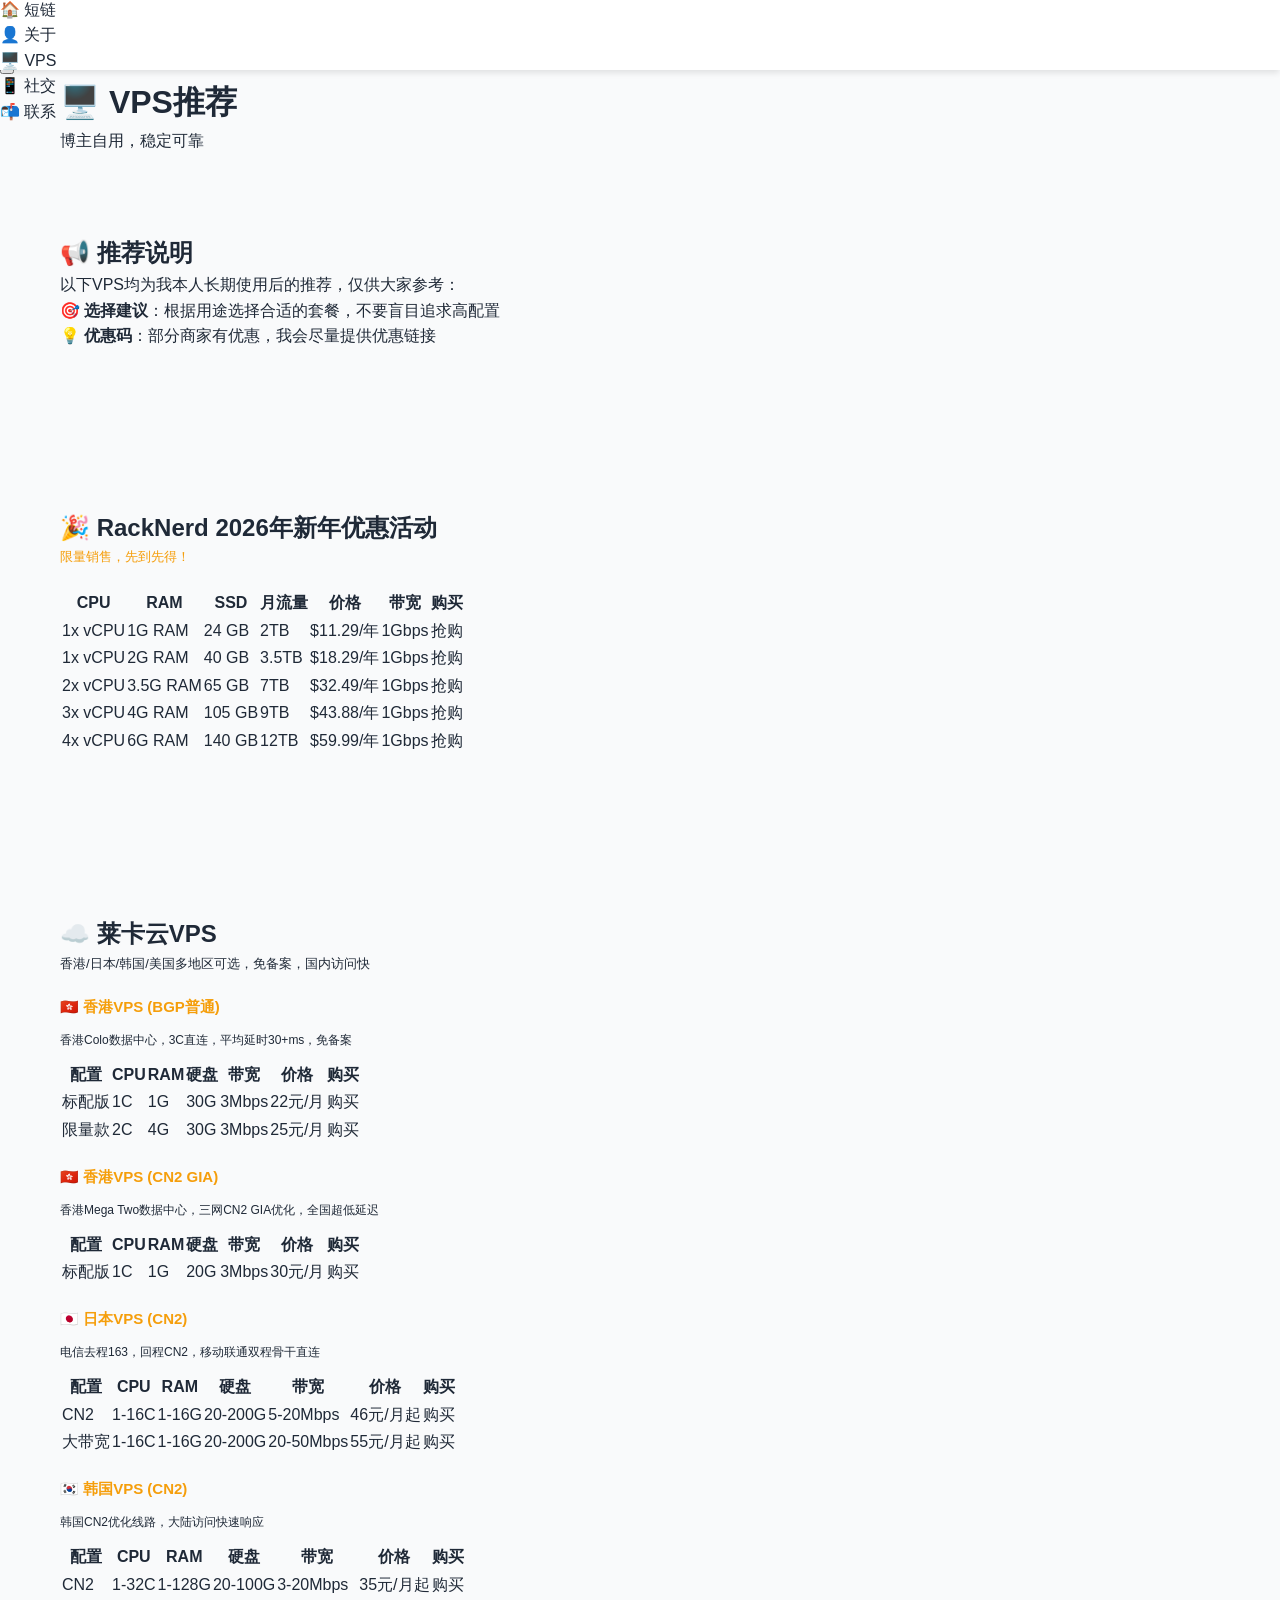
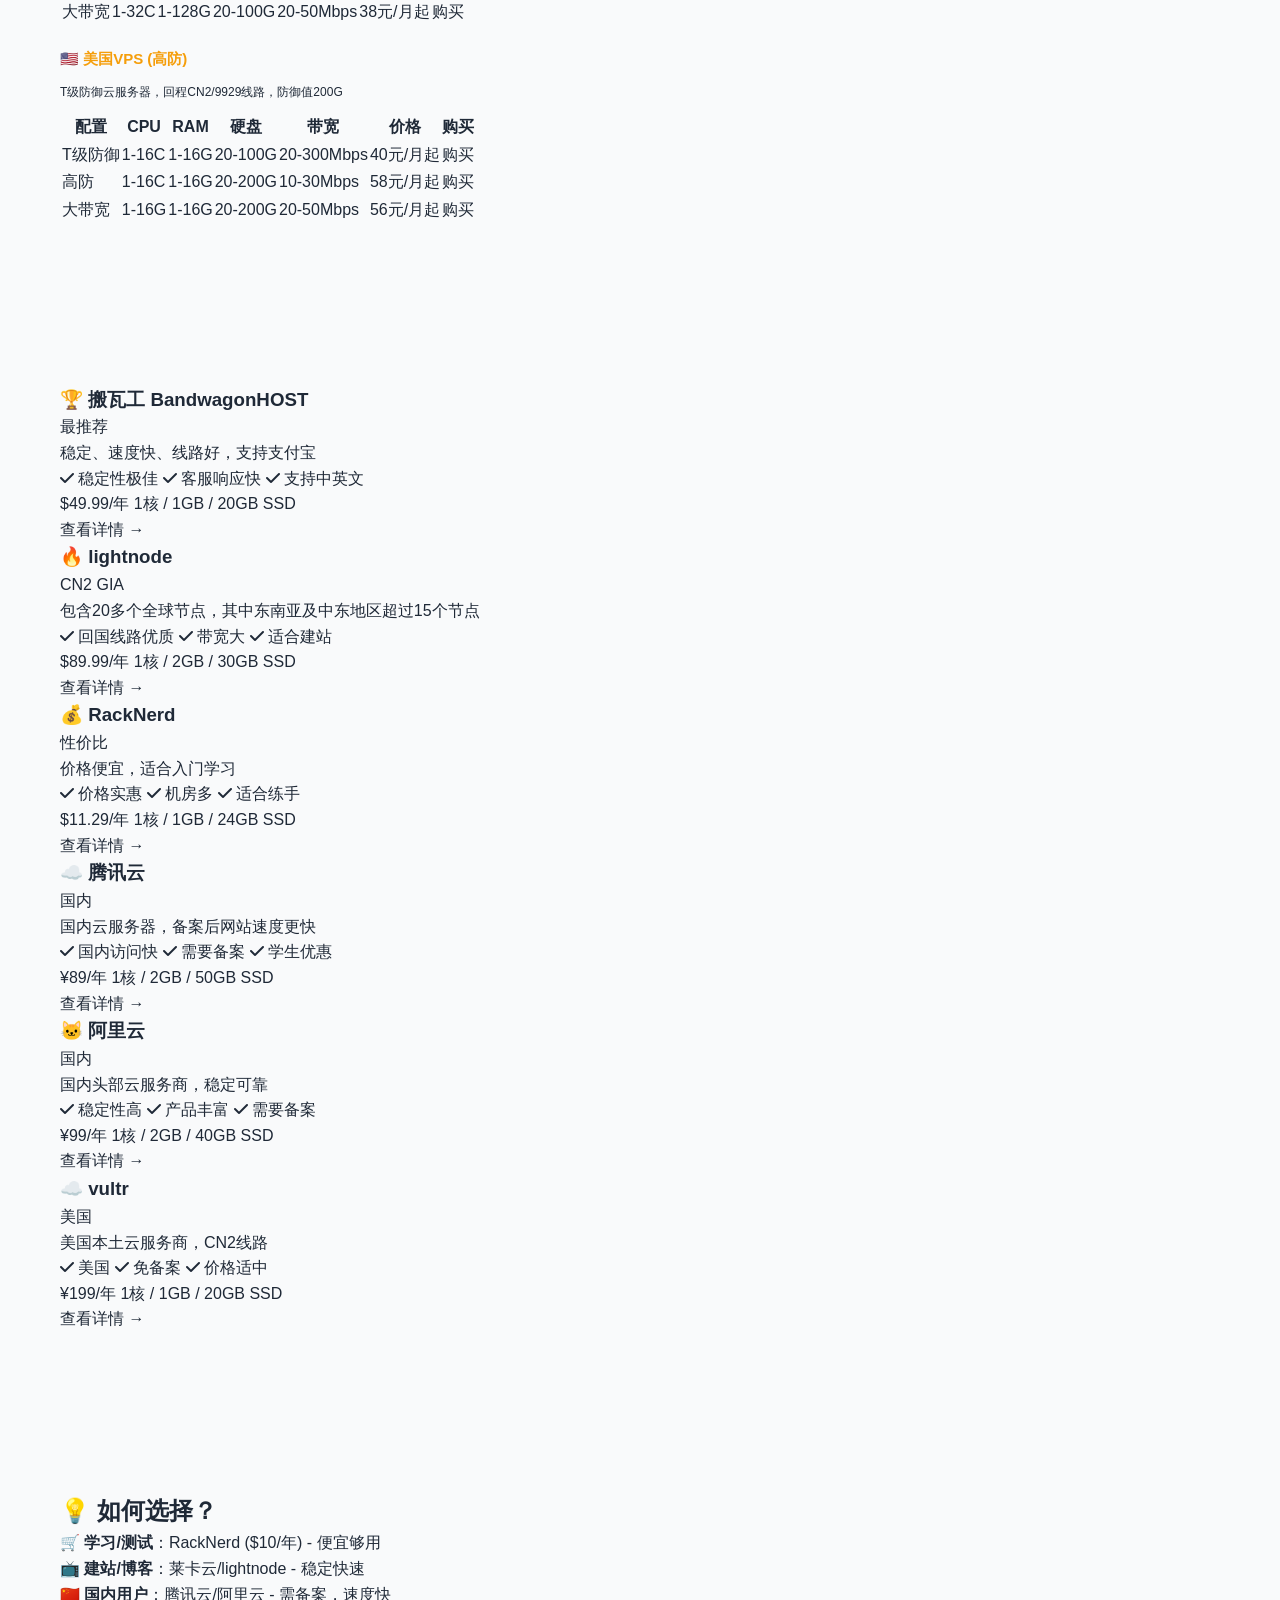
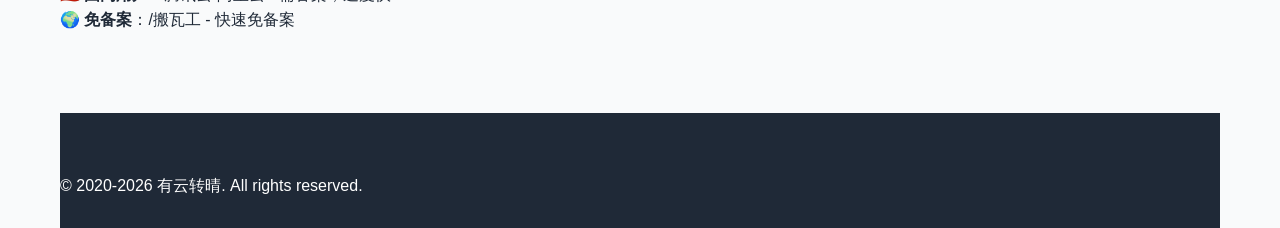
<file: vps.html>
<!DOCTYPE html>
<html lang="zh-CN">
<head>
    <meta charset="UTF-8">
    <meta name="viewport" content="width=device-width, initial-scale=1.0">
    <title>VPS推荐 - 有云转晴</title>
    <link rel="stylesheet" href="css/style.css">
    <style>
        body.light-mode {
            --bg-color: #f5f5f7;
            --card-bg: #ffffff;
            --text-primary: #1d1d1f;
            --text-secondary: #6e6e73;
        }
        
        .light-mode .name {
            background: linear-gradient(135deg, #007aff, #5856d6);
            -webkit-background-clip: text;
            -webkit-text-fill-color: transparent;
            background-clip: text;
        }
        
        .light-mode body::before {
            background: 
                radial-gradient(ellipse at 20% 20%, rgba(0, 122, 255, 0.1) 0%, transparent 50%),
                radial-gradient(ellipse at 80% 80%, rgba(88, 86, 214, 0.08) 0%, transparent 50%);
        }
        
        .light-mode .intro,
        .light-mode .contact,
        .light-mode .hero-card,
        .light-mode .vps-card {
            border-color: rgba(0, 0, 0, 0.08);
            background: #fff;
        }
        
        .light-mode .intro-content {
            background: rgba(0, 0, 0, 0.03);
        }
        
        .light-mode .social-card {
            border-color: rgba(0, 0, 0, 0.08);
            background: #fff;
        }
        
        .light-mode .footer {
            color: #86868b;
        }
        
        .light-mode .navbar {
            background: rgba(255, 255, 255, 0.9);
            border-bottom: 1px solid rgba(0, 0, 0, 0.08);
        }
        
        .light-mode .vps-card.featured {
            border-color: #007aff;
        }
        
        .light-mode .tag {
            background: rgba(0, 122, 255, 0.1);
            color: #007aff;
        }
    </style>
    <link rel="stylesheet" href="https://cdnjs.cloudflare.com/ajax/libs/font-awesome/6.4.0/css/all.min.css">
    <script defer src="https://umami.ywsj.eu.org/script.js" data-website-id="005606f0-3ce3-4b86-9b1e-57bd61a40b80"></script>
</head>
<body>
    <!-- 滚动公告 -->
    <div class="announcement">
        <span class="announcement-label">📢 公告：</span>
        <div class="announcement-content">
            <span>欢迎访问我的个人主页！VPS推荐页面已上线，RackNerd新年优惠低至$11.29/年！</span>
        </div>
    </div>

    <!-- 导航栏 -->
    <nav class="navbar">
        <div class="nav-container">
            <a href="index.html" class="nav-logo">有云转晴</a>
            <ul class="nav-menu">
                <li><a href="index.html" class="nav-link">🏠 主页</a></li>
                <li><a href="https://yyzq.gq" target="_blank" class="nav-link">🏠 短链</a></li>
                <li><a href="about.html" class="nav-link">👤 关于</a></li>
                <li><a href="vps.html" class="nav-link active">🖥️ VPS</a></li>
                <li><a href="social.html" class="nav-link">📱 社交</a></li>
                <li><a href="contact.html" class="nav-link">📬 联系</a></li>
            </ul>
        </div>
    </nav>

    <!-- 主题切换按钮 -->
    <button class="theme-toggle" id="themeToggle" title="切换明暗主题">
        <i class="fa-solid fa-moon"></i>
    </button>
    
    <div class="container">
        <header class="header-small">
            <h1>🖥️ VPS推荐</h1>
            <p>博主自用，稳定可靠</p>
        </header>

        <div class="vps-container">
        <!-- 推荐说明 -->
        <section class="intro">
            <h2>📢 推荐说明</h2>
            <div class="intro-content">
                <p>以下VPS均为我本人长期使用后的推荐，仅供大家参考：</p>
                <p>🎯 <strong>选择建议</strong>：根据用途选择合适的套餐，不要盲目追求高配置</p>
                <p>💡 <strong>优惠码</strong>：部分商家有优惠，我会尽量提供优惠链接</p>
            </div>
        </section>

        <!-- 2026年新年优惠 -->
        <section class="intro" id="racknerd">
            <h2>🎉 RackNerd 2026年新年优惠活动</h2>
            <p style="color: var(--accent-color); font-size: 13px; margin-bottom: 20px;">限量销售，先到先得！</p>
            <div class="vps-table-wrapper">
                <table class="vps-table">
                    <thead>
                        <tr>
                            <th>CPU</th>
                            <th>RAM</th>
                            <th>SSD</th>
                            <th>月流量</th>
                            <th>价格</th>
                            <th>带宽</th>
                            <th>购买</th>
                        </tr>
                    </thead>
                    <tbody>
                        <tr>
                            <td>1x vCPU</td>
                            <td>1G RAM</td>
                            <td>24 GB</td>
                            <td>2TB</td>
                            <td class="price">$11.29/年</td>
                            <td>1Gbps</td>
                            <td><a href="https://my.racknerd.com/aff.php?aff=7273&pid=903" target="_blank" class="table-btn">抢购</a></td>
                        </tr>
                        <tr>
                            <td>1x vCPU</td>
                            <td>2G RAM</td>
                            <td>40 GB</td>
                            <td>3.5TB</td>
                            <td class="price">$18.29/年</td>
                            <td>1Gbps</td>
                            <td><a href="https://my.racknerd.com/aff.php?aff=7273&pid=904" target="_blank" class="table-btn">抢购</a></td>
                        </tr>
                        <tr>
                            <td>2x vCPU</td>
                            <td>3.5G RAM</td>
                            <td>65 GB</td>
                            <td>7TB</td>
                            <td class="price">$32.49/年</td>
                            <td>1Gbps</td>
                            <td><a href="https://my.racknerd.com/aff.php?aff=7273&pid=905" target="_blank" class="table-btn">抢购</a></td>
                        </tr>
                        <tr>
                            <td>3x vCPU</td>
                            <td>4G RAM</td>
                            <td>105 GB</td>
                            <td>9TB</td>
                            <td class="price">$43.88/年</td>
                            <td>1Gbps</td>
                            <td><a href="https://my.racknerd.com/aff.php?aff=7273&pid=906" target="_blank" class="table-btn">抢购</a></td>
                        </tr>
                        <tr>
                            <td>4x vCPU</td>
                            <td>6G RAM</td>
                            <td>140 GB</td>
                            <td>12TB</td>
                            <td class="price">$59.99/年</td>
                            <td>1Gbps</td>
                            <td><a href="https://my.racknerd.com/aff.php?aff=7273&pid=907" target="_blank" class="table-btn">抢购</a></td>
                        </tr>
                    </tbody>
                </table>
            </div>
        </section>
        </div>

        <!-- 莱卡云VPS -->
        <section class="intro" id="lcayun">
            <h2>☁️ 莱卡云VPS</h2>
            <p style="color: var(--text-secondary); font-size: 13px; margin-bottom: 20px;">香港/日本/韩国/美国多地区可选，免备案，国内访问快</p>
            
            <!-- 香港BGP -->
            <h3 style="font-size: 15px; margin: 20px 0 12px; color: var(--accent-color);">🇭🇰 香港VPS (BGP普通)</h3>
            <p style="font-size: 12px; color: var(--text-secondary); margin-bottom: 10px;">香港Colo数据中心，3C直连，平均延时30+ms，免备案</p>
            <div class="vps-table-wrapper">
                <table class="vps-table">
                    <thead>
                        <tr><th>配置</th><th>CPU</th><th>RAM</th><th>硬盘</th><th>带宽</th><th>价格</th><th>购买</th></tr>
                    </thead>
                    <tbody>
                        <tr><td>标配版</td><td>1C</td><td>1G</td><td>30G</td><td>3Mbps</td><td class="price">22元/月</td><td><a href="https://www.lcayun.com/cart?action=configureproduct&pid=308&aff=PQCSKOCK" target="_blank" class="table-btn">购买</a></td></tr>
                        <tr><td>限量款</td><td>2C</td><td>4G</td><td>30G</td><td>3Mbps</td><td class="price">25元/月</td><td><a href="https://www.lcayun.com/cart?action=configureproduct&pid=367&aff=PQCSKOCK" target="_blank" class="table-btn">购买</a></td></tr>
                    </tbody>
                </table>
            </div>

            <!-- 香港CN2 GIA -->
            <h3 style="font-size: 15px; margin: 20px 0 12px; color: var(--accent-color);">🇭🇰 香港VPS (CN2 GIA)</h3>
            <p style="font-size: 12px; color: var(--text-secondary); margin-bottom: 10px;">香港Mega Two数据中心，三网CN2 GIA优化，全国超低延迟</p>
            <div class="vps-table-wrapper">
                <table class="vps-table">
                    <thead>
                        <tr><th>配置</th><th>CPU</th><th>RAM</th><th>硬盘</th><th>带宽</th><th>价格</th><th>购买</th></tr>
                    </thead>
                    <tbody>
                        <tr><td>标配版</td><td>1C</td><td>1G</td><td>20G</td><td>3Mbps</td><td class="price">30元/月</td><td><a href="https://www.lcayun.com/cart?action=configureproduct&pid=309&aff=PQCSKOCK" target="_blank" class="table-btn">购买</a></td></tr>
                    </tbody>
                </table>
            </div>

            <!-- 日本VPS -->
            <h3 style="font-size: 15px; margin: 20px 0 12px; color: var(--accent-color);">🇯🇵 日本VPS (CN2)</h3>
            <p style="font-size: 12px; color: var(--text-secondary); margin-bottom: 10px;">电信去程163，回程CN2，移动联通双程骨干直连</p>
            <div class="vps-table-wrapper">
                <table class="vps-table">
                    <thead>
                        <tr><th>配置</th><th>CPU</th><th>RAM</th><th>硬盘</th><th>带宽</th><th>价格</th><th>购买</th></tr>
                    </thead>
                    <tbody>
                        <tr><td>CN2</td><td>1-16C</td><td>1-16G</td><td>20-200G</td><td>5-20Mbps</td><td class="price">46元/月起</td><td><a href="https://www.lcayun.com/cart?action=configureproduct&pid=312&aff=PQCSKOCK" target="_blank" class="table-btn">购买</a></td></tr>
                        <tr><td>大带宽</td><td>1-16C</td><td>1-16G</td><td>20-200G</td><td>20-50Mbps</td><td class="price">55元/月起</td><td><a href="https://www.lcayun.com/cart?action=configureproduct&pid=312&aff=PQCSKOCK" target="_blank" class="table-btn">购买</a></td></tr>
                    </tbody>
                </table>
            </div>

            <!-- 韩国VPS -->
            <h3 style="font-size: 15px; margin: 20px 0 12px; color: var(--accent-color);">🇰🇷 韩国VPS (CN2)</h3>
            <p style="font-size: 12px; color: var(--text-secondary); margin-bottom: 10px;">韩国CN2优化线路，大陆访问快速响应</p>
            <div class="vps-table-wrapper">
                <table class="vps-table">
                    <thead>
                        <tr><th>配置</th><th>CPU</th><th>RAM</th><th>硬盘</th><th>带宽</th><th>价格</th><th>购买</th></tr>
                    </thead>
                    <tbody>
                        <tr><td>CN2</td><td>1-32C</td><td>1-128G</td><td>20-100G</td><td>3-20Mbps</td><td class="price">35元/月起</td><td><a href="https://www.lcayun.com/cart?action=configureproduct&pid=408&aff=PQCSKOCK" target="_blank" class="table-btn">购买</a></td></tr>
                        <tr><td>大带宽</td><td>1-32C</td><td>1-128G</td><td>20-100G</td><td>20-50Mbps</td><td class="price">38元/月起</td><td><a href="https://www.lcayun.com/cart?action=configureproduct&pid=407&aff=PQCSKOCK" target="_blank" class="table-btn">购买</a></td></tr>
                    </tbody>
                </table>
            </div>

            <!-- 美国VPS -->
            <h3 style="font-size: 15px; margin: 20px 0 12px; color: var(--accent-color);">🇺🇸 美国VPS (高防)</h3>
            <p style="font-size: 12px; color: var(--text-secondary); margin-bottom: 10px;">T级防御云服务器，回程CN2/9929线路，防御值200G</p>
            <div class="vps-table-wrapper">
                <table class="vps-table">
                    <thead>
                        <tr><th>配置</th><th>CPU</th><th>RAM</th><th>硬盘</th><th>带宽</th><th>价格</th><th>购买</th></tr>
                    </thead>
                    <tbody>
                        <tr><td>T级防御</td><td>1-16C</td><td>1-16G</td><td>20-100G</td><td>20-300Mbps</td><td class="price">40元/月起</td><td><a href="https://www.lcayun.com/cart?action=configureproduct&pid=323&aff=PQCSKOCK" target="_blank" class="table-btn">购买</a></td></tr>
                        <tr><td>高防</td><td>1-16C</td><td>1-16G</td><td>20-200G</td><td>10-30Mbps</td><td class="price">58元/月起</td><td><a href="https://www.lcayun.com/cart?action=configureproduct&pid=351&aff=PQCSKOCK" target="_blank" class="table-btn">购买</a></td></tr>
                        <tr><td>大带宽</td><td>1-16G</td><td>1-16G</td><td>20-200G</td><td>20-50Mbps</td><td class="price">56元/月起</td><td><a href="https://www.lcayun.com/cart?action=configureproduct&pid=350&aff=PQCSKOCK" target="_blank" class="table-btn">购买</a></td></tr>
                    </tbody>
                </table>
            </div>
        </section>

        <!-- VPS推荐列表 -->
        <section class="vps-list" id="other">
            <!-- 搬瓦工 -->
            <div class="vps-card featured">
                <div class="vps-header">
                    <h3>🏆 搬瓦工 BandwagonHOST</h3>
                    <span class="tag">最推荐</span>
                </div>
                <p class="vps-desc">稳定、速度快、线路好，支持支付宝</p>
                <div class="vps-features">
                    <span><i class="fa-solid fa-check"></i> 稳定性极佳</span>
                    <span><i class="fa-solid fa-check"></i> 客服响应快</span>
                    <span><i class="fa-solid fa-check"></i> 支持中英文</span>
                </div>
                <div class="vps-price">
                    <span class="price">$49.99/年</span>
                    <span class="specs">1核 / 1GB / 20GB SSD</span>
                </div>
                <a href="https://bandwagonhost.com" target="_blank" class="vps-btn">查看详情 →</a>
            </div>

            <!-- lightnode -->
            <div class="vps-card">
                <div class="vps-header">
                    <h3>🔥 lightnode</h3>
                    <span class="tag">CN2 GIA</span>
                </div>
                <p class="vps-desc">包含20多个全球节点，其中东南亚及中东地区超过15个节点</p>
                <div class="vps-features">
                    <span><i class="fa-solid fa-check"></i> 回国线路优质</span>
                    <span><i class="fa-solid fa-check"></i> 带宽大</span>
                    <span><i class="fa-solid fa-check"></i> 适合建站</span>
                </div>
                <div class="vps-price">
                    <span class="price">$89.99/年</span>
                    <span class="specs">1核 / 2GB / 30GB SSD</span>
                </div>
                <a href="https://www.lightnode.com/?inviteCode=81J7AP&promoteWay=LINK" target="_blank" class="vps-btn">查看详情 →</a>
            </div>

            <!-- RackNerd -->
            <div class="vps-card">
                <div class="vps-header">
                    <h3>💰 RackNerd</h3>
                    <span class="tag">性价比</span>
                </div>
                <p class="vps-desc">价格便宜，适合入门学习</p>
                <div class="vps-features">
                    <span><i class="fa-solid fa-check"></i> 价格实惠</span>
                    <span><i class="fa-solid fa-check"></i> 机房多</span>
                    <span><i class="fa-solid fa-check"></i> 适合练手</span>
                </div>
                <div class="vps-price">
                    <span class="price">$11.29/年</span>
                    <span class="specs">1核 / 1GB / 24GB SSD</span>
                </div>
                <a href="https://my.racknerd.com/aff.php?aff=7273&pid=903" target="_blank" class="vps-btn">查看详情 →</a>
            </div>

            <!-- 腾讯云 -->
            <div class="vps-card">
                <div class="vps-header">
                    <h3>☁️ 腾讯云</h3>
                    <span class="tag">国内</span>
                </div>
                <p class="vps-desc">国内云服务器，备案后网站速度更快</p>
                <div class="vps-features">
                    <span><i class="fa-solid fa-check"></i> 国内访问快</span>
                    <span><i class="fa-solid fa-check"></i> 需要备案</span>
                    <span><i class="fa-solid fa-check"></i> 学生优惠</span>
                </div>
                <div class="vps-price">
                    <span class="price">¥89/年</span>
                    <span class="specs">1核 / 2GB / 50GB SSD</span>
                </div>
                <a href="https://cloud.tencent.com" target="_blank" class="vps-btn">查看详情 →</a>
            </div>

            <!-- 阿里云 -->
            <div class="vps-card">
                <div class="vps-header">
                    <h3>🐱 阿里云</h3>
                    <span class="tag">国内</span>
                </div>
                <p class="vps-desc">国内头部云服务商，稳定可靠</p>
                <div class="vps-features">
                    <span><i class="fa-solid fa-check"></i> 稳定性高</span>
                    <span><i class="fa-solid fa-check"></i> 产品丰富</span>
                    <span><i class="fa-solid fa-check"></i> 需要备案</span>
                </div>
                <div class="vps-price">
                    <span class="price">¥99/年</span>
                    <span class="specs">1核 / 2GB / 40GB SSD</span>
                </div>
                <a href="https://www.aliyun.com" target="_blank" class="vps-btn">查看详情 →</a>
            </div>

            <!-- 硅云 -->
            <div class="vps-card">
                <div class="vps-header">
                    <h3>☁️ vultr</h3>
                    <span class="tag">美国</span>
                </div>
                <p class="vps-desc">美国本土云服务商，CN2线路</p>
                <div class="vps-features">
                    <span><i class="fa-solid fa-check"></i> 美国</span>
                    <span><i class="fa-solid fa-check"></i> 免备案</span>
                    <span><i class="fa-solid fa-check"></i> 价格适中</span>
                </div>
                <div class="vps-price">
                    <span class="price">¥199/年</span>
                    <span class="specs">1核 / 1GB / 20GB SSD</span>
                </div>
                <a href="https://www.vultr.com/?ref=9398609-8H" target="_blank" class="vps-btn">查看详情 →</a>
            </div>
        </section>

        <!-- 选择建议 -->
        <section class="intro">
            <h2>💡 如何选择？</h2>
            <div class="intro-content">
                <p>🛒 <strong>学习/测试</strong>：RackNerd ($10/年) - 便宜够用</p>
                <p>📺 <strong>建站/博客</strong>：莱卡云/lightnode - 稳定快速</p>
                <p>🇨🇳 <strong>国内用户</strong>：腾讯云/阿里云 - 需备案，速度快</p>
                <p>🌍 <strong>免备案</strong>：/搬瓦工 - 快速免备案</p>
            </div>
        </section>

        <footer class="footer">
            <p>© 2020-2026 有云转晴. All rights reserved.</p>
        </footer>
    </div>

    <script>
        const themeToggle = document.getElementById('themeToggle');
        const body = document.body;
        
        function initTheme() {
            const savedTheme = localStorage.getItem('theme');
            const hour = new Date().getHours();
            const isDay = hour >= 6 && hour < 18;
            
            if (savedTheme) {
                setTheme(savedTheme);
            } else {
                setTheme(isDay ? 'light' : 'dark');
            }
        }
        
        function setTheme(theme) {
            if (theme === 'light') {
                body.classList.add('light-mode');
                themeToggle.innerHTML = '<i class="fa-solid fa-sun"></i>';
            } else {
                body.classList.remove('light-mode');
                themeToggle.innerHTML = '<i class="fa-solid fa-moon"></i>';
            }
            localStorage.setItem('theme', theme);
        }
        
        themeToggle.addEventListener('click', () => {
            const currentTheme = body.classList.contains('light-mode') ? 'light' : 'dark';
            setTheme(currentTheme === 'light' ? 'dark' : 'light');
        });
        
        initTheme();
    </script>
</body>
</html>
</file>
<file: css/style.css>
/* 全局变量 */
:root {
    --primary-color: #2563eb;
    --primary-dark: #1d4ed8;
    --secondary-color: #10b981;
    --accent-color: #f59e0b;
    --text-dark: #1f2937;
    --text-light: #6b7280;
    --bg-light: #f9fafb;
    --bg-white: #ffffff;
    --border-color: #e5e7eb;
    --shadow: 0 4px 6px -1px rgba(0, 0, 0, 0.1);
    --shadow-lg: 0 10px 15px -3px rgba(0, 0, 0, 0.1);
    --radius: 12px;
    --transition: all 0.3s ease;
}

/* 重置 */
* {
    margin: 0;
    padding: 0;
    box-sizing: border-box;
}

html {
    scroll-behavior: smooth;
}

body {
    font-family: -apple-system, BlinkMacSystemFont, 'Segoe UI', Roboto, 'Helvetica Neue', Arial, sans-serif;
    line-height: 1.6;
    color: var(--text-dark);
    background: var(--bg-light);
}

a {
    text-decoration: none;
    color: inherit;
}

ul {
    list-style: none;
}

img {
    max-width: 100%;
    height: auto;
}

/* 容器 */
.container {
    max-width: 1200px;
    margin: 0 auto;
    padding: 0 20px;
}

/* 导航栏 */
.navbar {
    background: var(--bg-white);
    box-shadow: var(--shadow);
    position: fixed;
    top: 0;
    left: 0;
    right: 0;
    z-index: 1000;
    height: 70px;
    display: flex;
    align-items: center;
}

.navbar .container {
    display: flex;
    justify-content: space-between;
    align-items: center;
    width: 100%;
}

.logo {
    font-size: 1.5rem;
    font-weight: 700;
    color: var(--primary-color);
}

.nav-links {
    display: flex;
    gap: 30px;
}

.nav-links a {
    font-weight: 500;
    color: var(--text-dark);
    transition: var(--transition);
    padding: 8px 0;
    position: relative;
}

.nav-links a:hover,
.nav-links a.active {
    color: var(--primary-color);
}

.nav-links a.active::after {
    content: '';
    position: absolute;
    bottom: 0;
    left: 0;
    right: 0;
    height: 2px;
    background: var(--primary-color);
    border-radius: 2px;
}

.menu-toggle {
    display: none;
    font-size: 1.5rem;
    cursor: pointer;
}

/* 英雄区 */
.hero {
    padding: 150px 0 80px;
    background: linear-gradient(135deg, #667eea 0%, #764ba2 100%);
    color: white;
    position: relative;
    overflow: hidden;
}

.hero::before {
    content: '';
    position: absolute;
    top: 0;
    left: 0;
    right: 0;
    bottom: 0;
    background: url("data:image/svg+xml,%3Csvg width='60' height='60' viewBox='0 0 60 60' xmlns='http://www.w3.org/2000/svg'%3E%3Cg fill='none' fill-rule='evenodd'%3E%3Cg fill='%23ffffff' fill-opacity='0.05'%3E%3Cpath d='M36 34v-4h-2v4h-4v2h4v4h2v-4h4v-2h-4zm0-30V0h-2v4h-4v2h4v4h2V6h4V4h-4zM6 34v-4H4v4H0v2h4v4h2v-4h4v-2H6zM6 4V0H4v4H0v2h4v4h2V6h4V4H6z'/%3E%3C/g%3E%3C/g%3E%3C/svg%3E");
}

.hero .container {
    display: flex;
    justify-content: space-between;
    align-items: center;
    gap: 40px;
    position: relative;
    z-index: 1;
}

.hero-content {
    flex: 1;
}

.hero h1 {
    font-size: 3.5rem;
    margin-bottom: 20px;
    font-weight: 800;
}

.hero .tagline {
    font-size: 1.5rem;
    margin-bottom: 15px;
    opacity: 0.95;
}

.hero .intro {
    font-size: 1.1rem;
    opacity: 0.9;
    margin-bottom: 30px;
    max-width: 500px;
}

.hero-btns {
    display: flex;
    gap: 15px;
}

.btn {
    display: inline-flex;
    align-items: center;
    gap: 8px;
    padding: 14px 28px;
    border-radius: var(--radius);
    font-weight: 600;
    font-size: 1rem;
    transition: var(--transition);
    cursor: pointer;
    border: none;
}

.btn-primary {
    background: white;
    color: var(--primary-color);
}

.btn-primary:hover {
    transform: translateY(-2px);
    box-shadow: var(--shadow-lg);
}

.btn-secondary {
    background: rgba(255,255,255,0.2);
    color: white;
    border: 2px solid white;
}

.btn-secondary:hover {
    background: white;
    color: var(--primary-color);
}

.btn-outline {
    border: 2px solid var(--primary-color);
    color: var(--primary-color);
    background: transparent;
}

.btn-outline:hover {
    background: var(--primary-color);
    color: white;
}

.btn-sm {
    padding: 8px 16px;
    font-size: 0.875rem;
}

/* 统计卡片 */
.hero-stats {
    display: flex;
    gap: 30px;
}

.stat-item {
    text-align: center;
    background: rgba(255,255,255,0.15);
    padding: 25px 30px;
    border-radius: var(--radius);
    backdrop-filter: blur(10px);
}

.stat-number {
    display: block;
    font-size: 2.5rem;
    font-weight: 800;
    margin-bottom: 5px;
}

.stat-label {
    font-size: 0.9rem;
    opacity: 0.9;
}

/* 区块标题 */
.section-title {
    text-align: center;
    font-size: 2rem;
    margin-bottom: 50px;
    color: var(--text-dark);
}

section {
    padding: 80px 0;
}

/* 分类卡片 */
.category-grid {
    display: grid;
    grid-template-columns: repeat(auto-fit, minmax(250px, 1fr));
    gap: 30px;
}

.category-card {
    background: var(--bg-white);
    padding: 40px 30px;
    border-radius: var(--radius);
    box-shadow: var(--shadow);
    transition: var(--transition);
    text-align: center;
    cursor: pointer;
}

.category-card:hover {
    transform: translateY(-8px);
    box-shadow: var(--shadow-lg);
}

.cat-icon {
    font-size: 3rem;
    margin-bottom: 20px;
}

.category-card h3 {
    font-size: 1.3rem;
    margin-bottom: 15px;
    color: var(--text-dark);
}

.category-card p {
    color: var(--text-light);
    font-size: 0.95rem;
}

/* 视频卡片 */
.video-grid {
    display: grid;
    grid-template-columns: repeat(auto-fit, minmax(320px, 1fr));
    gap: 30px;
}

.video-card {
    background: var(--bg-white);
    border-radius: var(--radius);
    overflow: hidden;
    box-shadow: var(--shadow);
    transition: var(--transition);
    cursor: pointer;
}

.video-card:hover {
    transform: translateY(-5px);
    box-shadow: var(--shadow-lg);
}

.video-thumb {
    position: relative;
    aspect-ratio: 16/9;
    overflow: hidden;
}

.video-thumb img {
    width: 100%;
    height: 100%;
    object-fit: cover;
}

.duration {
    position: absolute;
    bottom: 10px;
    right: 10px;
    background: rgba(0,0,0,0.8);
    color: white;
    padding: 4px 8px;
    border-radius: 4px;
    font-size: 0.8rem;
    font-weight: 500;
}

.video-info {
    padding: 20px;
}

.video-info h3 {
    font-size: 1.1rem;
    margin-bottom: 10px;
    line-height: 1.4;
    display: -webkit-box;
    -webkit-line-clamp: 2;
    -webkit-box-orient: vertical;
    overflow: hidden;
}

.video-meta {
    color: var(--text-light);
    font-size: 0.9rem;
}

/* 脚本卡片 */
.scripts-grid {
    display: grid;
    grid-template-columns: repeat(auto-fit, minmax(300px, 1fr));
    gap: 30px;
}

.script-card {
    background: var(--bg-white);
    padding: 30px;
    border-radius: var(--radius);
    box-shadow: var(--shadow);
    transition: var(--transition);
}

.script-card:hover {
    transform: translateY(-5px);
    box-shadow: var(--shadow-lg);
}

.script-icon {
    width: 60px;
    height: 60px;
    background: linear-gradient(135deg, var(--primary-color), var(--secondary-color));
    border-radius: 50%;
    display: flex;
    align-items: center;
    justify-content: center;
    font-size: 1.5rem;
    color: white;
    margin-bottom: 20px;
}

.script-card h3 {
    font-size: 1.2rem;
    margin-bottom: 10px;
}

.script-card p {
    color: var(--text-light);
    margin-bottom: 15px;
}

.script-card code {
    display: block;
    background: var(--bg-light);
    padding: 12px 15px;
    border-radius: 8px;
    font-family: 'Monaco', 'Consolas', monospace;
    font-size: 0.85rem;
    color: var(--primary-color);
    margin-bottom: 15px;
    overflow-x: auto;
}

/* 社交链接 */
.social-section {
    background: var(--bg-white);
}

.social-links {
    display: flex;
    justify-content: center;
    gap: 20px;
    flex-wrap: wrap;
}

.social-link {
    display: flex;
    flex-direction: column;
    align-items: center;
    gap: 10px;
    padding: 25px 30px;
    background: var(--bg-light);
    border-radius: var(--radius);
    transition: var(--transition);
    min-width: 120px;
}

.social-link:hover {
    background: var(--primary-color);
    color: white;
    transform: translateY(-3px);
}

.social-link i {
    font-size: 2rem;
}

.social-link span {
    font-size: 0.9rem;
    font-weight: 500;
}

/* 页脚 */
footer {
    background: var(--text-dark);
    color: white;
    padding: 60px 0 30px;
}

.footer-content {
    display: grid;
    grid-template-columns: 2fr 1fr 1fr;
    gap: 40px;
    margin-bottom: 40px;
}

.footer-brand h3 {
    font-size: 1.5rem;
    margin-bottom: 15px;
}

.footer-brand p {
    color: rgba(255,255,255,0.7);
}

.footer-links h4 {
    font-size: 1.1rem;
    margin-bottom: 20px;
}

.footer-links ul li {
    margin-bottom: 12px;
}

.footer-links a {
    color: rgba(255,255,255,0.7);
    transition: var(--transition);
}

.footer-links a:hover {
    color: white;
}

.footer-bottom {
    text-align: center;
    padding-top: 30px;
    border-top: 1px solid rgba(255,255,255,0.1);
    color: rgba(255,255,255,0.5);
    font-size: 0.9rem;
}

.footer-bottom a {
    color: var(--primary-color);
}

/* 更多按钮 */
.section-more {
    text-align: center;
    margin-top: 50px;
}

/* 响应式 */
@media (max-width: 768px) {
    .nav-links {
        display: none;
    }
    
    .menu-toggle {
        display: block;
    }
    
    .hero .container {
        flex-direction: column;
        text-align: center;
    }
    
    .hero h1 {
        font-size: 2.5rem;
    }
    
    .hero-btns {
        justify-content: center;
    }
    
    .hero-stats {
        justify-content: center;
        flex-wrap: wrap;
    }
    
    .footer-content {
        grid-template-columns: 1fr;
        text-align: center;
    }
    
    .section-title {
        font-size: 1.5rem;
    }
}
</file>
